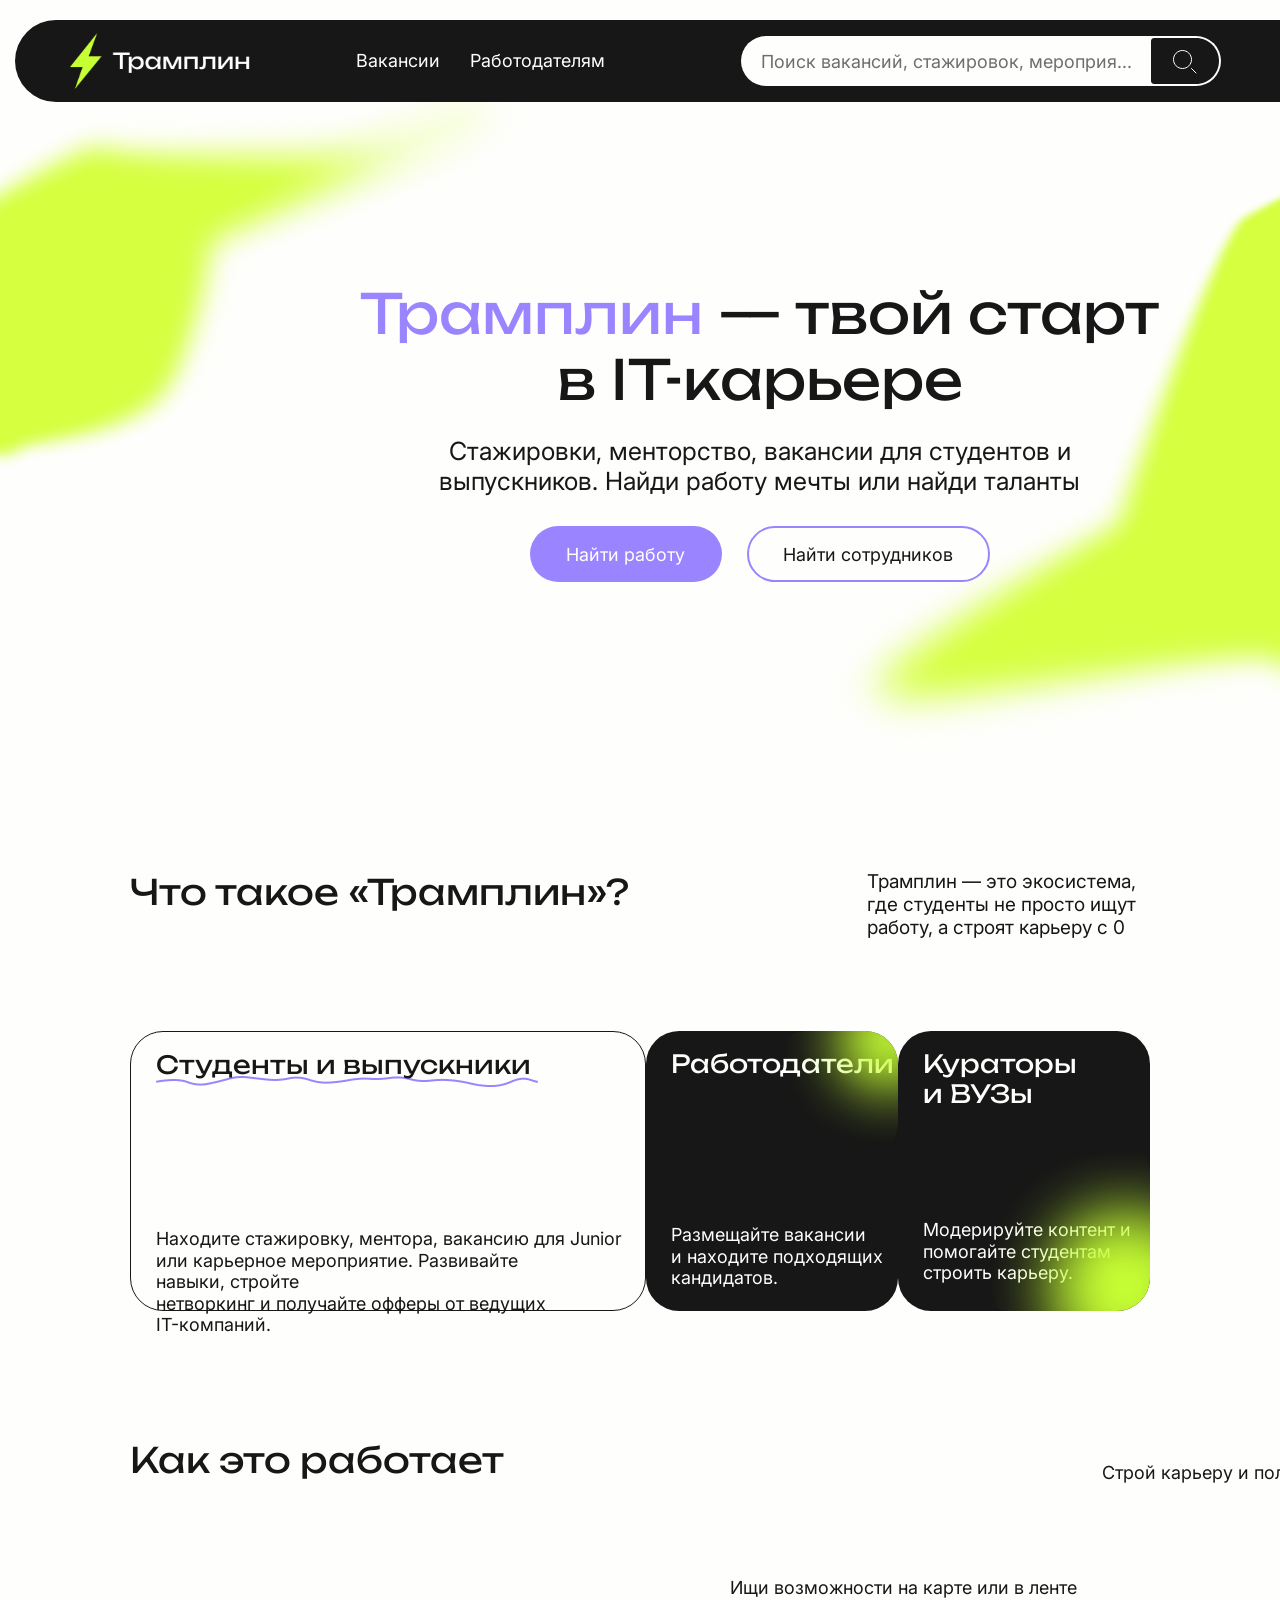
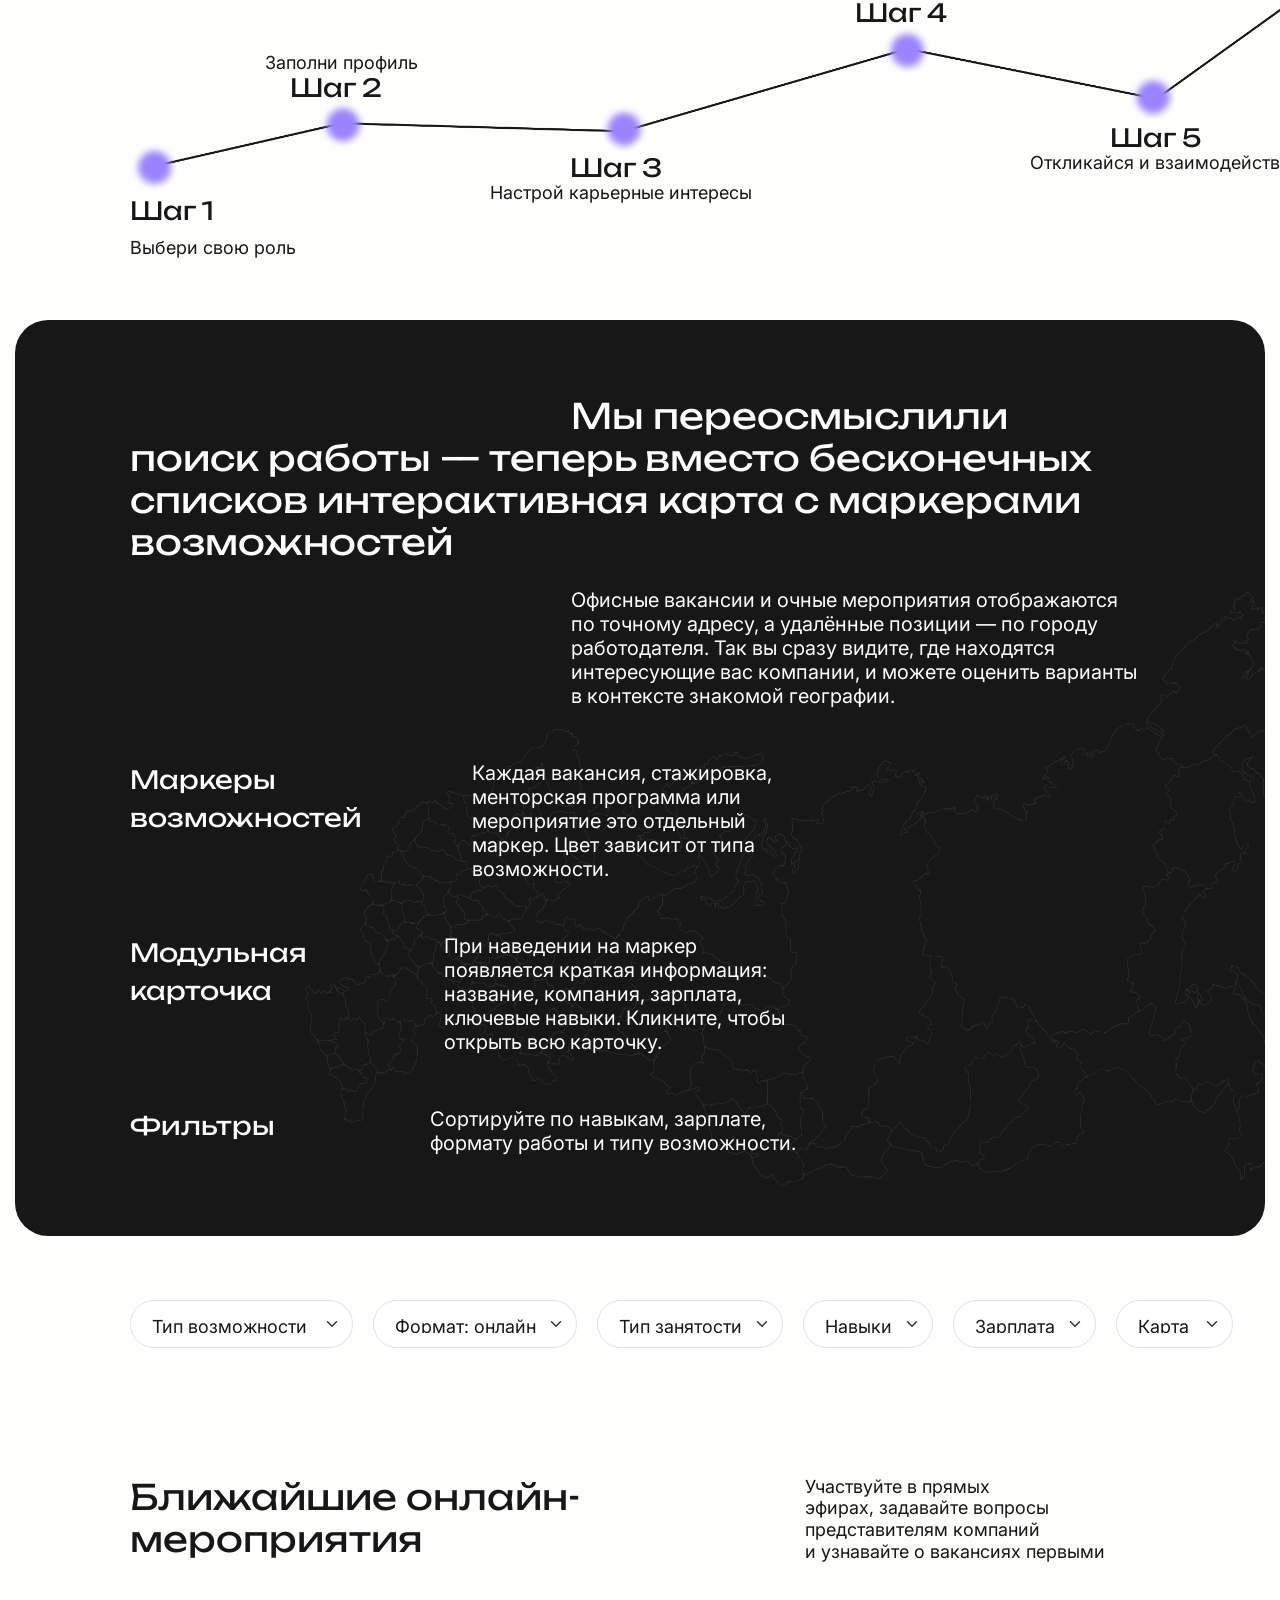
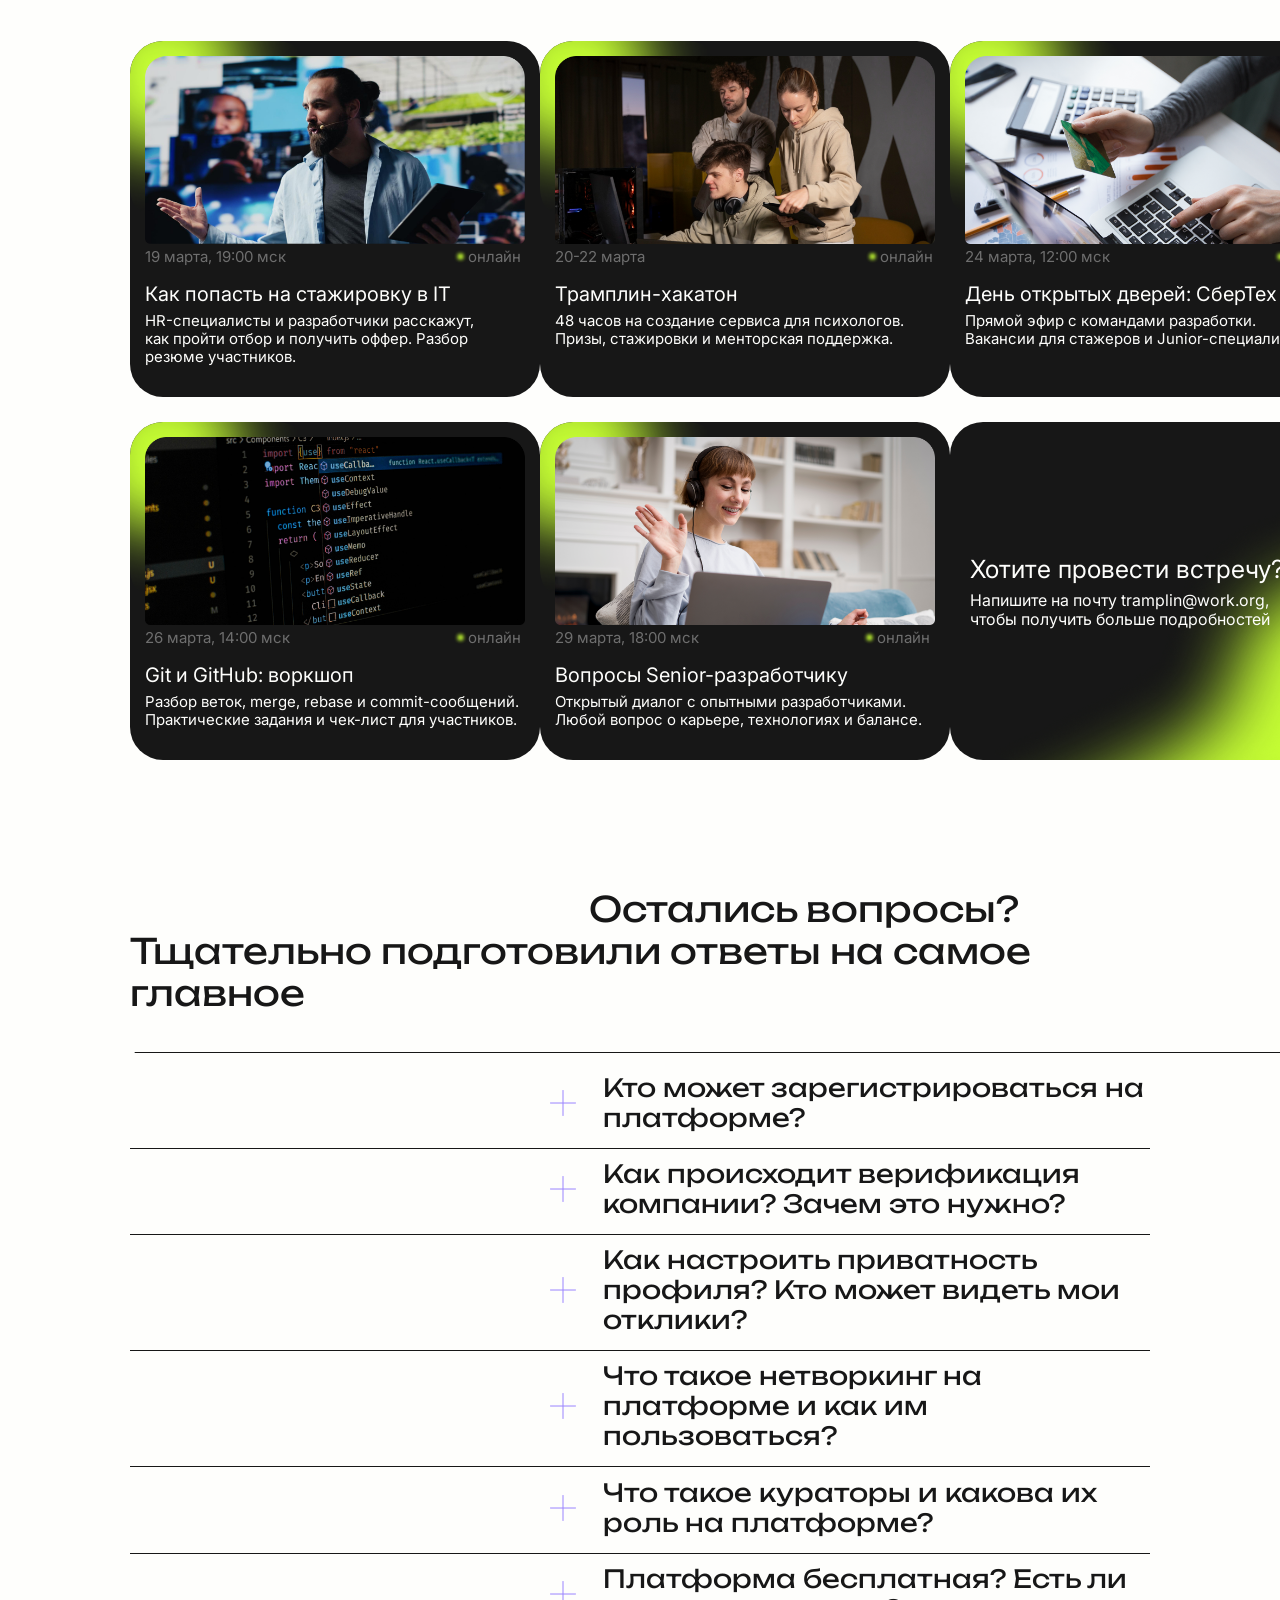
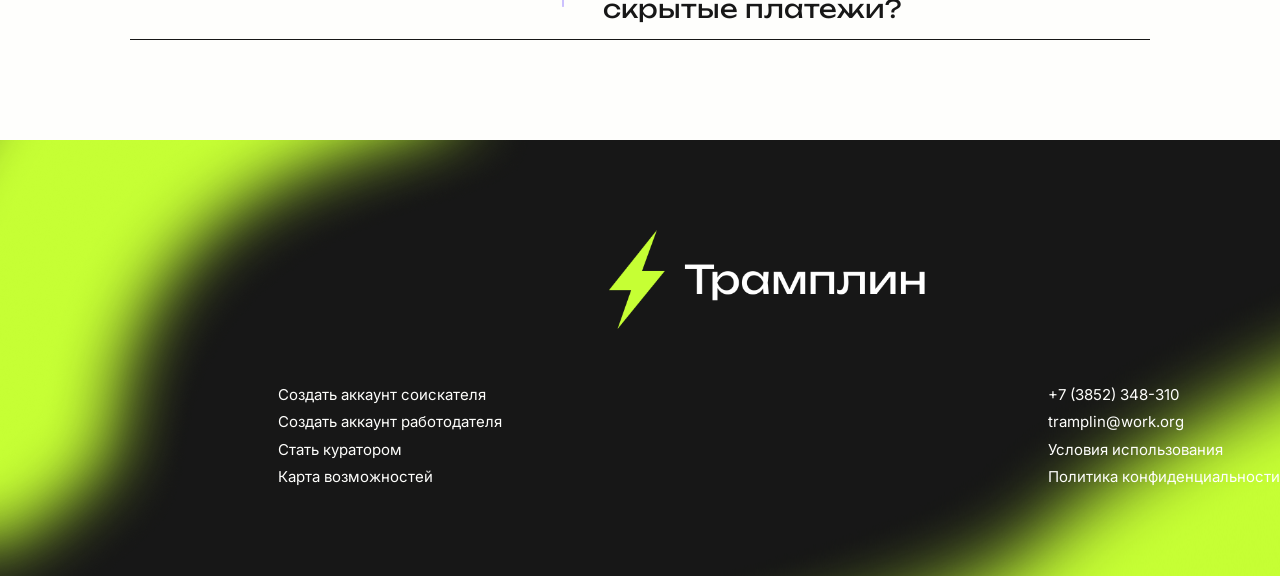
<file: public/index.html>
<!DOCTYPE html>
<html lang="en">
<head>
    <meta charset="UTF-8">
    <meta name="viewport" content="width=device-width, initial-scale=1.0">
    <link rel="preconnect" href="https://fonts.googleapis.com">
    <link rel="preconnect" href="https://fonts.gstatic.com" crossorigin>
    <link href="https://fonts.googleapis.com/css2?family=Inter:ital,opsz,wght@0,14..32,100..900;1,14..32,100..900&family=Unbounded:wght@200..900&display=swap" rel="stylesheet">
    <link href="https://cdn.jsdelivr.net/npm/bootstrap@5.3.8/dist/css/bootstrap.min.css" rel="stylesheet" integrity="sha384-sRIl4kxILFvY47J16cr9ZwB07vP4J8+LH7qKQnuqkuIAvNWLzeN8tE5YBujZqJLB" crossorigin="anonymous">
    <script src="https://cdn.jsdelivr.net/npm/bootstrap@5.3.8/dist/js/bootstrap.bundle.min.js" integrity="sha384-FKyoEForCGlyvwx9Hj09JcYn3nv7wiPVlz7YYwJrWVcXK/BmnVDxM+D2scQbITxI" crossorigin="anonymous"></script>
    <link href="main.css" type="text/css" rel="stylesheet"/>
    <link rel="icon" href="фавикон.ico" type="image/x-icon">
    <title>Трамплин</title>
</head>
<body>
    <header>
        <div class="header">
            <a href="index.html" style="cursor: pointer;"><img src="контент/logofordark.png" class="logo" alt="логотип"></a>
            <p class="headtext" style="margin-top: 15px;">Вакансии</p>
            <p class="headtext" style="margin-top: 15px;">Работодателям</p>
            <form class="search-form" id="searchForm">
                <input type="text" 
                    class="search-input" 
                    placeholder="Поиск вакансий, стажировок, мероприя..."
                    id="searchInput">
                <button type="submit" class="search-button">
                    <img src="searchicon2.svg" alt="поиск" style="width: 68px; height: 48px;">
                </button>
            </form>
            <img src="контент/favouriteicon.svg" alt="избранное" style="margin-right: 20px;">
            <a href="login.html" style="cursor: pointer;"><img src="контент/accounticon.svg" alt="профиль"></a>
        </div>
    </header>
    <main>
        <div class="frame1">
            <img src="контент/elementone.png" id="left">
            <div class="block">
                <p class="zag"><span style="color: #9A84FF;">Трамплин</span> — твой старт в IT-карьере</p>
                <p class="podz">Стажировки, менторство, вакансии для студентов и выпускников. Найди работу мечты или найди таланты</p>
                <div class="btns">
                    <a href="login.html?role=applicant" class="btn-custom1" target="_blank">Найти работу</a>
                    <a href="login.html?role=employer" class="btn-custom2" target="_blank">Найти сотрудников</a>
                </div>
            </div>
            <img src="контент/elementtwo.png" id="right">
        </div>
        <div class="frame2">
            <div class="blocks" style="height: 160px;">
                <p class="zag2">Что такое «Трамплин»?</p>
                <p class="text" style="width: 283px; font-size: 19px;">Трамплин — это экосистема, где студенты не просто ищут работу, а строят карьеру с 0</p>
            </div>
            <div class="blocks" style="height: 280px;">
                <div class="block1">
                    <div style="position: relative; display: inline-block;">
                        <p class="zag2" style="font-size: 25px; margin-bottom: 3px;">Студенты и выпускники</p>
                        <img src="контент/wavyunderline.png" alt="подчеркивание" style="position: absolute; bottom: -5px; left: 0; z-index: -1;">
                    </div>
                    <p class="text" style="margin-top: 145px;">Находите стажировку, ментора, вакансию для Junior <br> или карьерное мероприятие. Развивайте навыки, стройте <br> нетворкинг и получайте офферы от ведущих IT-компаний.</p>
                </div>
                <div class="block2" style="position: relative; display: inline-block;">
                    <img src="контент/ellipse1.png" alt="свечение" style="height: 125px; width: 125px; position: absolute; top: 0px; right: 0px; z-index: 1; border-radius: 33px;"/>
                    <p class="zag2" style="font-size: 25px; position: relative; display: inline-block;">Работодатели</p>
                    <p class="text" style="margin-top: 115px;">Размещайте вакансии <br> и находите подходящих кандидатов.</p>
                </div>
                <div class="block2" style="position: relative; display: inline-block;">
                    <img src="контент/ellipse2.png" alt="свечение" style="height: 173px; width: 173; position: absolute; bottom: 0px; right: 0px; z-index: 1; border-radius: 33px;"/>
                    <p class="zag2" style="font-size: 25px; width: 165px;">Кураторы и ВУЗы</p>
                    <p class="text" style="margin-top: 110px;">Модерируйте контент и помогайте студентам строить карьеру.</p>
                </div>
            </div>
        </div>
        <div class="frame3" style="position: relative; display: inline-block;">
            <p class="zag2">Как это работает</p>
            <img src="контент/graph.png" alt="график" style="width: 1280px; z-index: -2;">
            <p class="steps">Шаг 1</p>
            <p class="steppers" style="top:395px; left:130px">Выбери свою роль</p>
            <p class="steps" style="top:230px; left:290px">Шаг 2</p>
            <p class="steppers" style="top:210px; left:265px">Заполни профиль</p>
            <p class="steps" style="top:310px; left:570px">Шаг 3</p>
            <p class="steppers" style="top:340px; left:490px">Настрой карьерные интересы</p>
            <p class="steps" style="top:155px; left:855px">Шаг 4</p>
            <p class="steppers" style="top:135px; left:730px">Ищи возможности на карте или в ленте</p>
            <p class="steps" style="top:280px; left:1110px">Шаг 5</p>
            <p class="steppers" style="top:310px; left:1030px">Откликайся и взаимодействуй</p>
            <p class="steps" style="top:40px; right:140px">Шаг 6</p>
            <p class="steppers" style="top:20px; right:140px">Строй карьеру и получай офферы</p>
        </div>
        <div class="frame4" style="position: relative; z-index: -2; margin-bottom: 5%;">
            <p class="zag2" style="color:#FEFEFC; text-indent: 45%; margin-bottom: 25px;">Мы переосмыслили поиск работы — теперь вместо бесконечных списков интерактивная карта с маркерами возможностей</p>
            <p class="text2" style="width: 580px; margin-left: 45%;">Офисные вакансии и очные мероприятия отображаются <br> по точному адресу, а удалённые позиции — по городу <br> работодателя. Так вы сразу видите, где находятся интересующие вас компании, и можете оценить варианты <br> в контексте знакомой географии.</p>
            <div class="block4">
                <p class="opis">Маркеры возможностей</p>
                <p class="text2">Каждая вакансия, стажировка, менторская программа или мероприятие это отдельный маркер. Цвет зависит от типа возможности.</p>
            </div>
            <div class="block4">
                <p class="opis">Модульная карточка</p>
                <p class="text2">При наведении на маркер появляется краткая информация: название, компания, зарплата, ключевые навыки. Кликните, чтобы открыть всю карточку.</p>
            </div>
            <div class="block4">
                <p class="opis">Фильтры</p>
                <p class="text2" style="margin-bottom: 0px;">Сортируйте по навыкам, зарплате, формату работы и типу возможности.</p>
            </div>
            <img src="контент/russianmap.png" alt="Карта России" style="width: 960px; position: absolute; bottom: 50px; right: 0px; z-index: -1;"/>
        </div>
        <div class="frame5" id="map">
            <div class="vib">
                <select class="form-select" aria-label="Default select example" style="width: 223px;">
                    <option selected>Тип возможности</option>
                    <option value="1">Вакансия</option>
                    <option value="2">Стажировка</option>
                    <option value="3">Карьерное мероприятие</option>
                    <option value="3">Менторская программа</option>
                </select>
                <select class="form-select" aria-label="Default select example" style="width: 208px;">
                    <option selected>Формат: онлайн</option>
                    <option value="1">Онлайн</option>
                    <option value="2">Офлайн</option>
                </select>
                <select class="form-select" aria-label="Default select example" style="width: 192px";>
                    <option selected>Тип занятости</option>
                    <option value="1">One</option>
                    <option value="2">Two</option>
                    <option value="3">Three</option>
                </select>
                <select class="form-select" aria-label="Default select example" style="width: 133px";>
                    <option selected>Навыки</option>
                    <option value="1">One</option>
                    <option value="2">Two</option>
                    <option value="3">Three</option>
                </select>
                <select class="form-select" aria-label="Default select example" style="width: 148px";>
                    <option selected>Зарплата</option>
                    <option value="1">От</option>
                    <option value="2">До</option>
                </select>
                <select class="form-select" aria-label="Default select example" style="width: 117px;">
                    <option selected>Карта</option>
                    <option value="1">Карта</option>
                    <option value="2">Список</option>
                </select>
            </div>
            <script type="text/javascript" charset="utf-8" async src="https://api-maps.yandex.ru/services/constructor/1.0/js/?um=constructor%3Afffa32b6223f4ae79a735744ee9efc7930a0b1794432fd99c76b2cb473766bce&amp;width=1280&amp;height=500&amp;lang=en_FR&amp;scroll=true"></script>
        </div>
        <div class="frame6">
            <div class="blocks" style="margin-bottom: 5%;">
                <p class="zag2" style="width: 743px;">Ближайшие онлайн-мероприятия</p>
                <p class="text" style="width: 380px;">Участвуйте в прямых эфирах, задавайте вопросы представителям компаний <br> и узнавайте о вакансиях первыми</p>
            </div>
            <div class="blocks" style="margin-bottom: 25px;">
                <div class="block3" style="position: relative; display: inline-block;">
                    <img src="контент/piccard1.png" alt="Как попасть на стажировку в IT" style="width: 380px;"/>
                    <div class="block-status">
                        <p class="status" style="margin-right: 44%;">19 марта, 19:00 мск</p>
                        <img src="контент/minikrug.png" alt="онлайн" style="width: 15px; height: 15px;">
                        <p class="status">онлайн</p>
                    </div>
                    <img src="контент/ellipseforcards.png" alt="свечение" style="height: 181px; width: 181px; position: absolute; top: 0px; left: 0px; z-index: -1; border-radius: 33px;"/>
                    <p class="zag3" style="margin-bottom: 3px; margin-top: 15px;">Как попасть на стажировку в IT</p>
                    <p class="text" style="width: 400px; font-size: 15px;">HR-специалисты и разработчики расскажут, как пройти отбор и получить оффер. Разбор резюме участников.</p>
                </div>
                <div class="block3" style="position: relative; display: inline-block;">
                    <img src="контент/piccard2.png" alt="Трамплин-хакатон" style="width: 380px;"/>
                    <div class="block-status">
                        <p class="status" style="margin-right: 58%;">20-22 марта</p>
                        <img src="контент/minikrug.png" alt="онлайн" style="width: 15px; height: 15px;">
                        <p class="status">онлайн</p>
                    </div>
                    <img src="контент/ellipseforcards.png" alt="свечение" style="height: 181px; width: 181px; position: absolute; top: 0px; left: 0px; z-index: -1; border-radius: 33px;"/>
                    <p class="zag3" style="margin-bottom: 3px; margin-top: 15px;">Трамплин-хакатон</p>
                    <p class="text" style="width: 400px; font-size: 15px;">48 часов на создание сервиса для психологов. Призы, стажировки и менторская поддержка.</p>
                </div>
                <div class="block3" style="position: relative; display: inline-block;">
                    <img src="контент/piccard3.png" alt="День открытых дверей: СберТех" style="width: 380px;"/>
                    <div class="block-status">
                        <p class="status" style="margin-right: 43%;">24 марта, 12:00 мск</p>
                        <img src="контент/minikrug.png" alt="онлайн" style="width: 15px; height: 15px;">
                        <p class="status">онлайн</p>
                    </div>
                    <img src="контент/ellipseforcards.png" alt="свечение" style="height: 181px; width: 181px; position: absolute; top: 0px; left: 0px; z-index: -1; border-radius: 33px;"/>
                    <p class="zag3" style="margin-bottom: 3px; margin-top: 15px;">День открытых дверей: СберТех</p>
                    <p class="text" style="width: 400px; font-size: 15px;">Прямой эфир с командами разработки. <br> Вакансии для стажеров и Junior-специалистов.</p>
                </div>
            </div>
            <div class="blocks" style="margin-top: 0px; margin-bottom: 0%;">
                <div class="block3" style="position: relative; display: inline-block;">
                    <img src="контент/piccard4.png" alt="Git и GitHub: воркшоп" style="width: 380px;"/>
                    <div class="block-status">
                        <p class="status" style="margin-right: 43%;">26 марта, 14:00 мск</p>
                        <img src="контент/minikrug.png" alt="онлайн" style="width: 15px; height: 15px;">
                        <p class="status">онлайн</p>
                    </div>
                    <img src="контент/ellipseforcards.png" alt="свечение" style="height: 181px; width: 181px; position: absolute; top: 0px; left: 0px; z-index: -1; border-radius: 33px;"/>
                    <p class="zag3" style="margin-bottom: 3px; margin-top: 15px;">Git и GitHub: воркшоп</p>
                    <p class="text" style="width: 400px; font-size: 15px;">Разбор веток, merge, rebase и commit-сообщений. Практические задания и чек-лист для участников.</p>
                </div>
                <div class="block3" style="position: relative; display: inline-block;">
                    <img src="контент/piccard5.png" alt="Вопросы Senior-разработчику" style="width: 380px;"/>
                    <div class="block-status">
                        <p class="status" style="margin-right: 43%;">29 марта, 18:00 мск</p>
                        <img src="контент/minikrug.png" alt="онлайн" style="width: 15px; height: 15px;">
                        <p class="status">онлайн</p>
                    </div>
                    <img src="контент/ellipseforcards.png" alt="свечение" style="height: 181px; width: 181px; position: absolute; top: 0px; left: 0px; z-index: -1; border-radius: 33px;"/>
                    <p class="zag3" style="margin-bottom: 3px; margin-top: 15px;">Вопросы Senior-разработчику</p>
                    <p class="text" style="width: 400px; font-size: 15px;">Открытый диалог с опытными разработчиками. Любой вопрос о карьере, технологиях и балансе.</p>
                </div>
                <div class="block3" style="position: relative; display: inline-block; align-content: center; width: 410px; padding: 20px;">
                    <img src="контент/form.png" alt="свечение" style="position: absolute; bottom: 0px; right: 0px; z-index: -1; border-radius: 33px;"/>
                    <p class="zag3" style="font-size: 25px; margin-bottom: 3px; margin-top: 15px;">Хотите провести встречу?</p>
                    <p class="text" style="width: 400px; font-size: 16px;">Напишите на почту tramplin@work.org, <br> чтобы получить больше подробностей</p>
                </div>
            </div>
        </div>
        <div class="frame7">
            <p class="zag2" style="text-indent: 45%; margin-bottom: 25px;">Остались вопросы? Тщательно подготовили ответы на самое главное</p>
            <img src="контент/Line 1.svg" alt="линия разделения" width="1300px">
            <div class="faq-container">
                <div class="item">
                    <div class="quest">
                        <img src="контент/moreicon.svg" alt="плюсик" class="plus" style="align-self: center; justify-self: center; width: 50px;"/>
                        <p class="zag2" style="font-size: 25px;">Кто может зарегистрироваться на платформе?</p>
                    </div>
                    <div class="answ">
                        <p>Платформа открыта для трех категорий пользователей: соискатели, работодатели и кураторы. Соискатели — студенты и выпускники, которые только начинают свой старт в карьере. Работодатели — компании и индивидуальные предприниматели, предлагающие возможности для профессионального развития. Кураторы — представители вузов или нанятые модераторы, которые администрируют платформу, верифицируют работодателей и модерируют контент.</p>
                    </div>
                </div>
                <div class="item">
                    <div class="quest">
                        <img src="контент/moreicon.svg" alt="плюсик" class="plus" style="align-self: center; justify-self: center; width: 50px;"/>
                        <p class="zag2" style="font-size: 25px;">Как происходит верификация компании? Зачем это нужно?</p>
                    </div>
                    <div class="answ">
                        <p>Верификация — это подтверждение, что компания реальна и добросовестна. Мы предлагаем несколько способов:</p>
                        <ol>
                            <li>ИНН и сайт — вы указываете ИНН и ссылку на официальный сайт (если имеется), мы проверяем данные через открытые реестры;</li>
                            <li>Документы — загрузите выписку ЕГРЮЛ или другой подтверждающий документ.</li>
                        </ol>
                        <p>Верификация защищает соискателей от фейковых вакансий и мошенников, а также повышает доверие и видимость вакансий.</p>
                    </div>
                </div>
                <div class="item">
                    <div class="quest">
                        <img src="контент/moreicon.svg" alt="плюсик" class="plus" style="align-self: center; justify-self: center; width: 50px;"/>
                        <p class="zag2" style="font-size: 25px;">Как настроить приватность профиля? Кто может видеть мои отклики?</p>
                    </div>
                    <div class="answ">
                        <p>В личном кабинете соискателя есть настройки приватности. Вы можете выбрать один из трёх вариантов:</p>
                        <ol>
                            <li>Только я — ваш профиль, резюме и отклики видите только вы и работодатели, которым вы откликнулись;</li>
                            <li>Только мои контакты — информацию видят добавленные вами профессиональные контакты (друзья на платформе);</li>
                            <li>Все авторизованные пользователи — ваш профиль открыт для нетворкинга, другие соискатели могут видеть ваши интересы и рекомендовать вас на вакансии.</li>
                        </ol>
                        <p>Отклики на конкретные вакансии всегда видны только вам и работодателю, разместившему вакансию.</p>
                    </div>
                </div>
                <div class="item">
                    <div class="quest">
                        <img src="контент/moreicon.svg" alt="плюсик" class="plus" style="align-self: center; justify-self: center; width: 50px;"/>
                        <p class="zag2" style="font-size: 25px;">Что такое нетворкинг на платформе и как им пользоваться?</p>
                    </div>
                    <div class="answ">
                        <p>Нетворкинг — это возможность находить профессиональные контакты среди других соискателей. Вы можете: добавлять других пользователей в список контактов; видеть карьерные интересы своих контактов; рекомендовать друзей на вакансии или мероприятия, которые им подходят; получать рекомендации от других пользователей.</p>
                        <p>Это помогает искать работу не в одиночку, а в сообществе: вместе готовиться к собеседованиям, обмениваться полезными контактами и поддерживать друг друга на старте карьеры.</p>
                    </div>
                </div>
                <div class="item">
                    <div class="quest">
                        <img src="контент/moreicon.svg" alt="плюсик" class="plus" style="align-self: center; justify-self: center; width: 50px;"/>
                        <p class="zag2" style="font-size: 25px;">Что такое кураторы и какова их роль на платформе?</p>
                    </div>
                    <div class="answ">
                        <p>Кураторы — это представители вузов или нанятые модераторы, которые обеспечивают качество контента на платформе. В их задачи входит: верификация компаний; модерация карточек возможностей; управление пользователями.</p>
                        <p>По умолчанию в системе есть один администратор, который может создавать учетные записи других кураторов. Вузы могут назначать своих представителей для работы с платформой.</p>
                    </div>
                </div>
                <div class="item">
                    <div class="quest">
                        <img src="контент/moreicon.svg" alt="плюсик" class="plus" style="align-self: center; justify-self: center; width: 50px;"/>
                        <p class="zag2" style="font-size: 25px;">Платформа бесплатная? Есть ли скрытые платежи?</p>
                    </div>
                    <div class="answ">
                        <p>Да, «Трамплин» полностью бесплатен для всех пользователей. Соискатели могут бесплатно искать стажировки, откликаться на вакансии, участвовать в мероприятиях и пользоваться нетворкингом. Работодатели бесплатно размещают вакансии, стажировки и мероприятия после прохождения верификации. Вузы и кураторы также получают доступ к инструментам модерации без каких-либо платежей.</p>
                        <p>Никаких скрытых комиссий и платных подписок — платформа создана для поддержки карьерного развития студентов и выпускников.</p>
                    </div>
                </div>
            </div>

        </div>
        <script>
        const items = document.querySelectorAll('.item');
        items.forEach(item => {
            const question = item.querySelector('.quest');
            question.addEventListener('click', () => {
                items.forEach(otherItem => {
                    if (otherItem !== item && otherItem.classList.contains('active')) {
                        otherItem.classList.remove('active');
                    }
                });
                item.classList.toggle('active');
            });
        });
        </script>
    </main>
    <footer>
        <img src="контент/footel1.png" alt="свечение" style="position: absolute; top: 0px; left: 0px; z-index: 1; display: block; height:436px; width: 544px;"/>
        <img src="контент/footel2.png" alt="свечение" style="position: absolute; bottom: 0px; right: 0px; z-index: 1; display: block; height:436px; width: 799px;"/>
        <img src="контент/logofordark.png" alt="логотип" style="position: absolute; top: 90px; left: 609px; z-index: 2; display: block; width: 319px; height: 99px;"/>
        <div style="display: flex; justify-content: space-between; width: 1033px; margin-top: 244px; margin-left: 278px; z-index: 2;">
            <div style="color:#FEFEFC; font-size: 15px;">
                <p style="margin: 0px 0px 5px 0px;">
                    <a href="login.html?role=applicant" class="footer-link" style="cursor: pointer;">Создать аккаунт соискателя</a>
                </p>
                <p style="margin: 0px 0px 5px 0px;">
                    <a href="login.html?role=employer" class="footer-link" style="cursor: pointer;">Создать аккаунт работодателя</a>
                </p>
                <p style="margin: 0px 0px 5px 0px;">
                    <a href="login.html?role=curator" class="footer-link" style="cursor: pointer;">Стать куратором</a>
                </p>
                <p style="margin: 0px 0px 5px 0px;">
                    <a href="#map" class="footer-link" style="cursor: pointer;">Карта возможностей</a>
                </p>
            </div>
            <div style="color:#FEFEFC; font-size: 15px;">
                <p style="margin: 0px 0px 5px 0px;">+7 (3852) 348-310</p>
                <p style="margin: 0px 0px 5px 0px;">tramplin@work.org</p>
                <p style="margin: 0px 0px 5px 0px;">Условия использования</p>
                <p style="margin: 0px 0px 5px 0px;">Политика конфиденциальности</p>
            </div>
        </div>
    </footer>
</body>
</html>
</file>
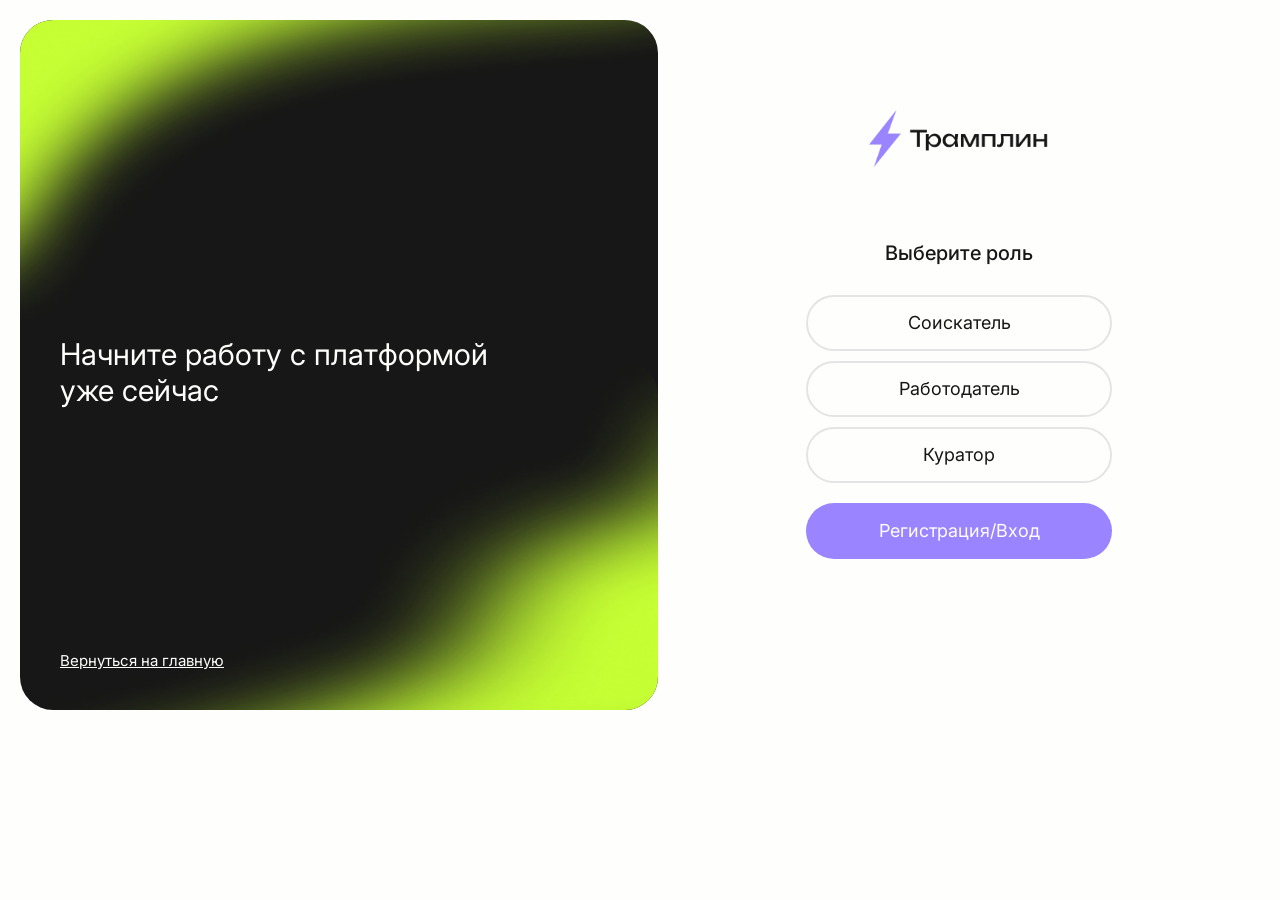
<file: public/applicant-dashboard.html>
<!DOCTYPE html>
<html lang="en">
<head>
    <meta charset="UTF-8">
    <meta name="viewport" content="width=device-width, initial-scale=1.0">
    <link rel="preconnect" href="https://fonts.googleapis.com">
    <link rel="preconnect" href="https://fonts.gstatic.com" crossorigin>
    <link href="https://fonts.googleapis.com/css2?family=Inter:ital,opsz,wght@0,14..32,100..900;1,14..32,100..900&family=Unbounded:wght@200..900&display=swap" rel="stylesheet">
    <link href="https://cdn.jsdelivr.net/npm/bootstrap@5.3.8/dist/css/bootstrap.min.css" rel="stylesheet" integrity="sha384-sRIl4kxILFvY47J16cr9ZwB07vP4J8+LH7qKQnuqkuIAvNWLzeN8tE5YBujZqJLB" crossorigin="anonymous">
    <script src="https://cdn.jsdelivr.net/npm/bootstrap@5.3.8/dist/js/bootstrap.bundle.min.js" integrity="sha384-FKyoEForCGlyvwx9Hj09JcYn3nv7wiPVlz7YYwJrWVcXK/BmnVDxM+D2scQbITxI" crossorigin="anonymous"></script>
    <link href="applicant-dashboard.css" type="text/css" rel="stylesheet"/>
    <link rel="icon" href="фавикон.ico" type="image/x-icon">
    <title>Личный кабинет</title>
</head>
<body>
    <header>
        <div class="header">
            <a href="index.html" style="cursor: pointer;"><img src="контент/logofordark.png" class="logo" alt="логотип"></a>
            <p class="headtext" style="margin-top: 15px;">Вакансии</p>
            <p class="headtext" style="margin-top: 15px;">Работодателям</p>
            <form class="search-form" id="searchForm">
                <input type="text" 
                    class="search-input" 
                    placeholder="Поиск вакансий, стажировок, мероприя..."
                    id="searchInput">
                <button type="submit" class="search-button">
                    <img src="searchicon2.svg" alt="поиск" style="width: 68px; height: 48px;">
                </button>
            </form>
            <img src="контент/favouriteicon.svg" alt="избранное" style="margin-right: 20px;">
            <a href="login.html" style="cursor: pointer;"><img src="контент/accounticon.svg" alt="профиль"></a>
        </div>
    </header>
    <main>
        <div class="cab">
            <div class="menu">
                <button class="btn-custom selected" id="infoBtn" data-target="infoContent">Личная информация</button>
                <button class="btn-custom" id="responseBtn" data-target="responseContent">Отклики</button>
                <button class="btn-custom" id="favBtn" data-target="favContent">Избранное</button>
                <button class="btn-custom" id="friendsBtn" data-target="friendsContent">Друзья</button>
                <button class="btn-custom" id="privacyBtn" data-target="privacyContent">Приватность</button>
            </div>
            <div class="tab-content" id="infoContent" style="display: contents;">
                <div class="horisont">
                    <div class="vertical" style="width: 250px; margin: 0 55px 0 15px;">
                        <p style="font-family: Unbounded; font-size: 20px; font-weight: 400; width: 172px; text-align: center; color:#9A84FF; margin: 0;">Соискатель</p>
                        <div class="file-upload-container">
                            <label class="file-upload-label" for="egrulFile">
                                <img src="контент/cameraicon.svg" alt="камера"/>
                                <span style="text-align: center; width: 138px; margin-top: 5px;">Загрузите изображение в разрешении 1080×1080</span>
                                <input type="file" id="egrulFile" accept=".pdf,.jpg,.png,.doc,.docx" style="display: none;">
                            </label>
                            <div class="uploaded-file-info" id="uploadedFileInfo" style="display: none;">
                                <span id="fileName"></span>
                                <button class="remove-file-btn" id="removeFileBtn">×</button>
                            </div>
                            <p style="font-size: 13px; color:#6E6E6E; margin: 0px; text-align: center; width: 172px;">почта</p>
                            <p style="font-size: 15px; color:#171717; margin-top: 6px; text-align: center; width: 172px; font-weight: 500;">Имя Фамилия</p>
                        </div>
                    </div>
                    <div class="vertical">
                        <label for="applicantLastName">Фамилия</label>
                        <input type="text" class="form-input" placeholder="Фамилия из БД" id="applicantLastName">
                        <label for="applicantFirstName">Имя</label>
                        <input type="text" class="form-input" placeholder="Имя из БД" id="applicantFirstName">
                        <label for="applicantPatronymic">Отчество (при наличии)</label>
                        <input type="text" class="form-input" placeholder="Отчество из БД" id="applicantPatronymic">
                        <label for="applicantUniversity">Учебное заведение</label>
                        <input type="text" class="form-input" placeholder="Уник из БД" id="applicantUniversity">
                        <label style="margin-bottom: 15px;">Навыки</label>
                    </div>
                    <div class="vertical">
                        <label for="regEmail">Email</label>
                        <input type="text" class="form-input" placeholder="Почта из БД" id="regEmail">
                        <label for="applicantBirthDay">Дата рождения</label>
                        <input type="text" class="form-input" placeholder="Заполните дату рождения" id="applicantBirthDay">
                        <label for="applicantCity">Город</label>
                        <input type="text" class="form-input" placeholder="Введите город проживания" id="applicantCity">
                        <label for="applicantGraduationYear">Год окончания</label>
                        <div class="horisont">
                            <input type="text" class="form-input" placeholder="Год из БД" id="applicantGraduationYear" style="width: 180px;">
                            <div class="checkbox-container">
                                <label class="checkbox-label">
                                    <input type="checkbox" id="applicantStudyingNow">
                                    <span class="checkbox-custom"></span>
                                    <span class="checkbox-text">Учусь сейчас</span>
                                </label>
                            </div>
                        </div>
                    </div>
                </div>
                <div class="horisont" style="margin-left: 280px; line-height: 1.2;">
                    <p class="zag">Языки программирования</p>
                    <div class="checkbox-container">
                        <label class="checkbox-label">
                            <input type="checkbox" data-skill="C#">
                            <span class="checkbox-custom"></span>
                            <span class="checkbox-text">C#</span>
                        </label>
                    </div>
                    <div class="checkbox-container">
                        <label class="checkbox-label">
                            <input type="checkbox" data-skill="JavaScript">
                            <span class="checkbox-custom"></span>
                            <span class="checkbox-text">JavaScript</span>
                        </label>
                    </div>
                    <div class="checkbox-container">
                        <label class="checkbox-label">
                            <input type="checkbox" data-skill="PHP">
                            <span class="checkbox-custom"></span>
                            <span class="checkbox-text">PHP</span>
                        </label>
                    </div>
                    <div class="checkbox-container">
                        <label class="checkbox-label">
                            <input type="checkbox" data-skill="Python">
                            <span class="checkbox-custom"></span>
                            <span class="checkbox-text">Python</span>
                        </label>
                    </div>
                </div>
                <div class="horisont" style="margin-left: 280px;">
                    <p class="zag">Разработка баз данных</p>
                    <div class="checkbox-container">
                        <label class="checkbox-label">
                            <input type="checkbox" data-skill="MySQL">
                            <span class="checkbox-custom"></span>
                            <span class="checkbox-text">MySQL</span>
                        </label>
                    </div>
                    
                    <div class="checkbox-container">
                        <label class="checkbox-label">
                            <input type="checkbox" data-skill="PostgreSQL">
                            <span class="checkbox-custom"></span>
                            <span class="checkbox-text">PostgreSQL</span>
                        </label>
                    </div>
                    <div class="checkbox-container">
                        <label class="checkbox-label">
                            <input type="checkbox" data-skill="SQL">
                            <span class="checkbox-custom"></span>
                            <span class="checkbox-text">SQL</span>
                        </label>
                    </div>
                </div>
                <div class="horisont" style="margin-left: 280px;">
                    <p class="zag">Data Science и аналитика</p>
                    <div class="checkbox-container">
                        <label class="checkbox-label">
                            <input type="checkbox" data-skill="Excel">
                            <span class="checkbox-custom"></span>
                            <span class="checkbox-text">Excel</span>
                        </label>
                    </div>
                    
                    <div class="checkbox-container">
                        <label class="checkbox-label">
                            <input type="checkbox" data-skill="NumPy">
                            <span class="checkbox-custom"></span>
                            <span class="checkbox-text">NumPy</span>
                        </label>
                    </div>
                    <div class="checkbox-container">
                        <label class="checkbox-label">
                            <input type="checkbox" data-skill="Pandas">
                            <span class="checkbox-custom"></span>
                            <span class="checkbox-text">Pandas</span>
                        </label>
                    </div>
                </div>
                <div class="horisont">
                    <p class="zag" style="margin-left: 280px;">Мобильная разработка</p>
                    <div class="checkbox-container">
                        <label class="checkbox-label">
                            <input type="checkbox" data-skill="Android (Kotlin)">
                            <span class="checkbox-custom"></span>
                            <span class="checkbox-text">Android (Kotlin)</span>
                        </label>
                    </div>
                    
                    <div class="checkbox-container">
                        <label class="checkbox-label">
                            <input type="checkbox" data-skill="Flutter">
                            <span class="checkbox-custom"></span>
                            <span class="checkbox-text">Flutter</span>
                        </label>
                    </div>
                    <div class="checkbox-container">
                        <label class="checkbox-label">
                            <input type="checkbox" data-skill="iOS (Swift)">
                            <span class="checkbox-custom"></span>
                            <span class="checkbox-text">iOS (Swift)</span>
                        </label>
                    </div>
                    <div class="checkbox-container">
                        <label class="checkbox-label">
                            <input type="checkbox" data-skill="React Native">
                            <span class="checkbox-custom"></span>
                            <span class="checkbox-text">React Native</span>
                        </label>
                    </div>
                </div>
                <div class="horisont" style="margin-left: 280px;">
                    <div class="vertical">
                        <label for="applicantPort">Портфолио</label>
                        <input type="url" class="form-input" placeholder="Вставьте ссылку на портфолио" id="applicantPort" style="margin-bottom: 0px;">
                    </div>
                    <div class="vertical">
                        <label for="resume">Резюме</label>
                        <div class="file-upload-container">
                            <label class="file-upload-label2" for="resume">
                                <img src="контент/foldericon.svg" alt="папка" style="margin-right: 5px;"/>
                                <span>Загрузите файл резюме</span>
                                <input type="file" id="resume" accept=".pdf,.jpg,.png,.doc,.docx" style="display: none;">
                            </label>
                            <div class="uploaded-file-info" id="resumeFileInfo" style="display: none;">
                                <span id="resumeFileName"></span>
                                <button class="remove-file-btn" id="removeResumeBtn">×</button>
                            </div>
                        </div>
                    </div>
                </div>
                    <div class="menu" style="margin-left: 60%;">
                    <button class="btn-custom-del" id="deleteBtn">Удалить профиль</button>
                    <button class="btn-custom-save" id="saveBtn">Сохранить изменения</button>
                </div>
            </div>
            <div class="tab-content" id="responseContent">
                <p style="font-size: 18px;">Раздел «Отклики» содержит все возможности (вакансии, стажировки, карьерные мероприятия, менторские программы), на которые Вы откликнулись. Цветовой индикатор показывает актуальное состояние статуса: зелёный — принят, красный — отклонён, синий — на рассмотрении.</p>
                <img src="контент/atomicon.png" alt="Нет возможностей" class="atom" style=" width: 150px; height: 150px; margin: 65px 515px 10px 515px;"/>
                <p class="podpis" style="font-size: 20px; color: #6E6E6E; font-weight: 400; width: 409px; text-align: center; margin-left: 386px; margin-bottom: 55px;">У вас пока нет откликов. Начните поиск на карте или в ленте, чтобы откликнуться на первую возможность</p>            
            </div>
            <div class="tab-content" id="favContent">
                <p style="font-size: 18px;">Раздел «Избранное» показывает сохранённые возможности. Здесь они отображаются в виде модульных карточек. Чтобы получить больше информации, нажмите на карточку.</p>
                <img src="контент/atomicon.png" alt="Нет возможностей" class="atom" style=" width: 150px; height: 150px; margin: 65px 515px 10px 515px;"/>
                <p class="podpis" style="font-size: 20px; color: #6E6E6E; font-weight: 400; width: 409px; text-align: center; margin-left: 386px; margin-bottom: 55px;">Сохраняйте понравившиеся возможности, чтобы не потерять их.</p>            
            </div>
            <div class="tab-content" id="friendsContent">
                <img src="контент/atomicon.png" alt="Нет возможностей" class="atom" style=" width: 150px; height: 150px; margin: 65px 515px 10px 515px;"/>
                <p class="podpis" style="font-size: 20px; color: #6E6E6E; font-weight: 400; width: 409px; text-align: center; margin-left: 386px; margin-bottom: 55px;">Раздел находится в разработке. <br> Пожалуйста, вернитесь позже.</p>            
            </div>
            <div class="tab-content" id="privacyContent">
                <img src="контент/atomicon.png" alt="Нет возможностей" class="atom" style=" width: 150px; height: 150px; margin: 65px 515px 10px 515px;"/>
                <p class="podpis" style="font-size: 20px; color: #6E6E6E; font-weight: 400; width: 409px; text-align: center; margin-left: 386px; margin-bottom: 55px;">Раздел находится в разработке. <br> Пожалуйста, вернитесь позже.</p>            
            </div>
        </div>
    </main>
    <footer>
        <img src="контент/footel1.png" alt="свечение" style="position: absolute; top: 0px; left: 0px; z-index: 1; display: block; height:436px; width: 544px;"/>
        <img src="контент/footel2.png" alt="свечение" style="position: absolute; bottom: 0px; right: 0px; z-index: 1; display: block; height:436px; width: 799px;"/>
        <img src="контент/logofordark.png" alt="логотип" style="position: absolute; top: 90px; left: 609px; z-index: 2; display: block; width: 319px; height: 99px;"/>
        <div style="display: flex; justify-content: space-between; width: 1033px; margin-top: 244px; margin-left: 278px; z-index: 2;">
            <div style="color:#FEFEFC; font-size: 15px;">
                <p style="margin: 0px 0px 5px 0px;">
                    <a href="login.html?role=applicant" class="footer-link" style="cursor: pointer;">Создать аккаунт соискателя</a>
                </p>
                <p style="margin: 0px 0px 5px 0px;">
                    <a href="login.html?role=employer" class="footer-link" style="cursor: pointer;">Создать аккаунт работодателя</a>
                </p>
                <p style="margin: 0px 0px 5px 0px;">
                    <a href="login.html?role=curator" class="footer-link" style="cursor: pointer;">Стать куратором</a>
                </p>
                <p style="margin: 0px 0px 5px 0px;">
                    <a href="index.html#map" class="footer-link" style="cursor: pointer;">Карта возможностей</a>
                </p>
            </div>
            <div style="color:#FEFEFC; font-size: 15px;">
                <p style="margin: 0px 0px 5px 0px;">+7 (3852) 348-310</p>
                <p style="margin: 0px 0px 5px 0px;">tramplin@work.org</p>
                <p style="margin: 0px 0px 5px 0px;">Условия использования</p>
                <p style="margin: 0px 0px 5px 0px;">Политика конфиденциальности</p>
            </div>
        </div>
    </footer>

    <script>
        // ========== НАВИГАЦИЯ ПО ВКЛАДКАМ ==========
        document.addEventListener('DOMContentLoaded', function() {
            const menuButtons = document.querySelectorAll('.btn-custom');
            const tabContents = document.querySelectorAll('.tab-content');

            menuButtons.forEach(button => {
                button.addEventListener('click', function() {
                    menuButtons.forEach(btn => btn.classList.remove('selected'));
                    this.classList.add('selected');

                    tabContents.forEach(tab => {
                        tab.style.display = 'none';
                    });

                    const targetId = this.getAttribute('data-target');
                    const activeTab = document.getElementById(targetId);
                    if (activeTab) {
                        activeTab.style.display = 'block';
                    }
                });
            });

            const defaultTab = document.getElementById('infoContent');
            if (defaultTab) {
                defaultTab.style.display = 'block';
            }
        });

        // ========== ЗАГРУЗКА ДАННЫХ ПОЛЬЗОВАТЕЛЯ ==========
        document.addEventListener('DOMContentLoaded', async function() {
            const userId = localStorage.getItem('userId');
            const userName = localStorage.getItem('userName');
            
            if (!userId) {
                window.location.href = 'login.html';
                return;
            }
            
            // Отображаем имя
            const nameElement = document.querySelector('.vertical p:last-child');
            if (nameElement && userName) {
                nameElement.textContent = userName;
            }
            
            try {
                const response = await fetch(`api/get-profile.php?user_id=${userId}`);
                const result = await response.json();
                
                if (result.success) {
                    const data = result.data;
                    
                    // Заполняем поля
                    document.getElementById('applicantLastName').value = data.last_name || '';
                    document.getElementById('applicantFirstName').value = data.first_name || '';
                    document.getElementById('applicantPatronymic').value = data.patronymic || '';
                    document.getElementById('applicantUniversity').value = data.university || '';
                    document.getElementById('regEmail').value = data.email || '';
                    document.getElementById('applicantGraduationYear').value = data.graduation_year || '';
                    document.getElementById('applicantStudyingNow').checked = data.studying_now == 1;
                    document.getElementById('applicantCity').value = data.city || '';
                    document.getElementById('applicantBirthDay').value = data.birth_date || '';
                    document.getElementById('applicantPort').value = data.portfolio || '';
                    
                    // Отображаем email
                    const emailBlock = document.querySelector('.vertical p:first-of-type');
                    if (emailBlock && data.email) {
                        emailBlock.textContent = data.email;
                    }
                    
                    // ========== ОТОБРАЖАЕМ ФОТО ==========
                    if (data.photo_path) {
                        const photoLabel = document.querySelector('.file-upload-label');
                        if (photoLabel) {
                            let img = photoLabel.querySelector('.avatar-img');
                            if (!img) {
                                img = document.createElement('img');
                                img.className = 'avatar-img';
                                photoLabel.insertBefore(img, photoLabel.firstChild);
                            }
                            img.src = `uploads/avatars/${data.photo_path}`;
                            img.style.width = '150px';
                            img.style.height = '150px';
                            img.style.objectFit = 'cover';
                            img.style.borderRadius = '20px';
                            img.style.marginBottom = '10px';
                            
                            // Скрываем текст и иконку камеры
                            const span = photoLabel.querySelector('span');
                            if (span) span.style.display = 'none';
                            const cameraImg = photoLabel.querySelector('img:not(.avatar-img)');
                            if (cameraImg) cameraImg.style.display = 'none';
                        }
                    }
                    
                    // ========== ОТОБРАЖАЕМ РЕЗЮМЕ ==========
                    if (data.resume_path) {
                        const resumeInfo = document.getElementById('resumeFileInfo');
                        const fileNameSpan = document.getElementById('resumeFileName');
                        if (resumeInfo && fileNameSpan) {
                            // Показываем красивое имя вместо user_1_1234567890.pdf
                            const extension = data.resume_path.split('.').pop();
                            fileNameSpan.textContent = `Резюме.${extension}`;
                            resumeInfo.style.display = 'flex';
                        }
                    }
                    
                    // Отмечаем навыки
                    if (data.skills) {
                        document.querySelectorAll('.checkbox-container input[type="checkbox"]').forEach(cb => {
                            if (cb.id !== 'applicantStudyingNow') {
                                const label = cb.closest('.checkbox-label');
                                const skillText = label?.querySelector('.checkbox-text')?.innerText;
                                if (skillText && data.skills.includes(skillText)) {
                                    cb.checked = true;
                                }
                            }
                        });
                    }
                }
            } catch (error) {
                console.error('Ошибка загрузки профиля:', error);
            }
        });

        // ========== ЗАГРУЗКА ФОТО ==========
        const photoInput = document.querySelector('#egrulFile');
        const photoLabel = document.querySelector('.file-upload-label');

        if (photoInput) {
            photoInput.addEventListener('change', async function(e) {
                const file = e.target.files[0];
                if (!file) return;
                
                const userId = localStorage.getItem('userId');
                if (!userId) {
                    alert('Ошибка: пользователь не авторизован');
                    return;
                }
                
                // Показываем превью
                const reader = new FileReader();
                reader.onload = function(event) {
                    let img = photoLabel.querySelector('.avatar-img');
                    if (!img) {
                        img = document.createElement('img');
                        img.className = 'avatar-img';
                        photoLabel.insertBefore(img, photoLabel.firstChild);
                    }
                    img.src = event.target.result;
                    img.style.width = '150px';
                    img.style.height = '150px';
                    img.style.objectFit = 'cover';
                    img.style.borderRadius = '20px';
                    img.style.marginBottom = '10px';
                    
                    const span = photoLabel.querySelector('span');
                    if (span) span.style.display = 'none';
                    const cameraImg = photoLabel.querySelector('img:not(.avatar-img)');
                    if (cameraImg) cameraImg.style.display = 'none';
                };
                reader.readAsDataURL(file);
                
                // Отправляем на сервер
                const formData = new FormData();
                formData.append('photo', file);
                formData.append('user_id', userId);
                
                try {
                    const response = await fetch('api/upload-photo.php', {
                        method: 'POST',
                        body: formData
                    });
                    
                    const result = await response.json();
                    
                    if (result.success) {
                        console.log('Фото сохранено:', result.url);
                        alert('✅ Фото успешно загружено!');
                        setTimeout(() => location.reload(), 500);
                    } else {
                        alert('Ошибка загрузки фото: ' + result.message);
                    }
                } catch (error) {
                    console.error('Ошибка:', error);
                    alert('Ошибка соединения с сервером');
                }
            });
        }

        // ========== ЗАГРУЗКА РЕЗЮМЕ ==========
        const resumeInput = document.getElementById('resume');
        const resumeInfo = document.getElementById('resumeFileInfo');
        const resumefileNameSpan = document.getElementById('resumeFileName');
        const removeResumeBtn = document.getElementById('removeResumeBtn');

        if (resumeInput) {
            resumeInput.addEventListener('change', async function(e) {
                const file = e.target.files[0];
                if (!file) return;
                
                const userId = localStorage.getItem('userId');
                if (!userId) {
                    alert('Ошибка: пользователь не авторизован');
                    return;
                }
                
                // Показываем имя файла
                resumefileNameSpan.textContent = file.name;
                resumeInfo.style.display = 'flex';
                
                // Отправляем на сервер
                const formData = new FormData();
                formData.append('resume', file);
                formData.append('user_id', userId);
                
                try {
                    const response = await fetch('api/upload-resume.php', {
                        method: 'POST',
                        body: formData
                    });
                    
                    const result = await response.json();
                    
                    if (result.success) {
                        console.log('Резюме сохранено:', result.url);
                        alert('✅ Резюме успешно загружено!');
                    } else {
                        alert('Ошибка загрузки резюме: ' + result.message);
                        resumeInfo.style.display = 'none';
                        fileNameSpan.textContent = '';
                    }
                } catch (error) {
                    console.error('Ошибка:', error);
                    alert('Ошибка соединения с сервером');
                    resumeInfo.style.display = 'none';
                    fileNameSpan.textContent = '';
                }
            });
        }

        // Удаление резюме
        if (removeResumeBtn) {
            removeResumeBtn.addEventListener('click', async function() {
                const userId = localStorage.getItem('userId');
                if (!userId) {
                    alert('Ошибка: пользователь не авторизован');
                    return;
                }
                
                if (confirm('Удалить загруженное резюме?')) {
                    try {
                        const response = await fetch('api/delete-resume.php', {
                            method: 'POST',
                            headers: {
                                'Content-Type': 'application/json',
                            },
                            body: JSON.stringify({ user_id: userId })
                        });
                        
                        const result = await response.json();
                        
                        if (result.success) {
                            alert('✅ Резюме удалено');
                            resumeInfo.style.display = 'none';
                            fileNameSpan.textContent = '';
                            resumeInput.value = '';
                        } else {
                            alert('❌ Ошибка: ' + result.message);
                        }
                    } catch (error) {
                        console.error('Ошибка:', error);
                        alert('Ошибка соединения с сервером');
                    }
                }
            });
        }

        // ========== КНОПКА "СОХРАНИТЬ ИЗМЕНЕНИЯ" ==========
        const saveBtn = document.getElementById('saveBtn');
        if (saveBtn) {
            saveBtn.addEventListener('click', async function() {
                const userId = localStorage.getItem('userId');
                
                if (!userId) {
                    alert('Ошибка: пользователь не авторизован');
                    return;
                }
                
                // Собираем навыки
                const skills = [];
                document.querySelectorAll('.checkbox-container input[type="checkbox"]').forEach(cb => {
                    if (cb.checked && cb.id !== 'applicantStudyingNow') {
                        const label = cb.closest('.checkbox-label');
                        const skillText = label?.querySelector('.checkbox-text')?.innerText;
                        if (skillText) skills.push(skillText);
                    }
                });
                
                const updateData = {
                    user_id: userId,
                    lastName: document.getElementById('applicantLastName').value,
                    firstName: document.getElementById('applicantFirstName').value,
                    patronymic: document.getElementById('applicantPatronymic').value,
                    university: document.getElementById('applicantUniversity').value,
                    graduationYear: document.getElementById('applicantGraduationYear').value,
                    studyingNow: document.getElementById('applicantStudyingNow').checked,
                    city: document.getElementById('applicantCity').value,
                    birthDate: document.getElementById('applicantBirthDay').value,
                    portfolio: document.getElementById('applicantPort').value,
                    skills: skills
                };
                
                try {
                    const response = await fetch('api/update-profile.php', {
                        method: 'POST',
                        headers: {
                            'Content-Type': 'application/json',
                        },
                        body: JSON.stringify(updateData)
                    });
                    
                    const result = await response.json();
                    
                    if (result.success) {
                        alert('✅ Данные успешно сохранены!');
                        setTimeout(() => location.reload(), 500);
                    } else {
                        alert('❌ Ошибка: ' + result.message);
                    }
                } catch (error) {
                    console.error('Ошибка:', error);
                    alert('❌ Ошибка соединения с сервером');
                }
            });
        }
        
        // ========== КНОПКА "УДАЛИТЬ ПРОФИЛЬ" ==========
        const deleteBtn = document.getElementById('deleteBtn');
        if (deleteBtn) {
            deleteBtn.addEventListener('click', async function() {
                if (confirm('⚠️ Вы уверены, что хотите удалить свой профиль? Это действие необратимо!')) {
                    alert('Функция удаления в разработке');
                }
            });
        }
    </script>
    </body>
</html>
</file>
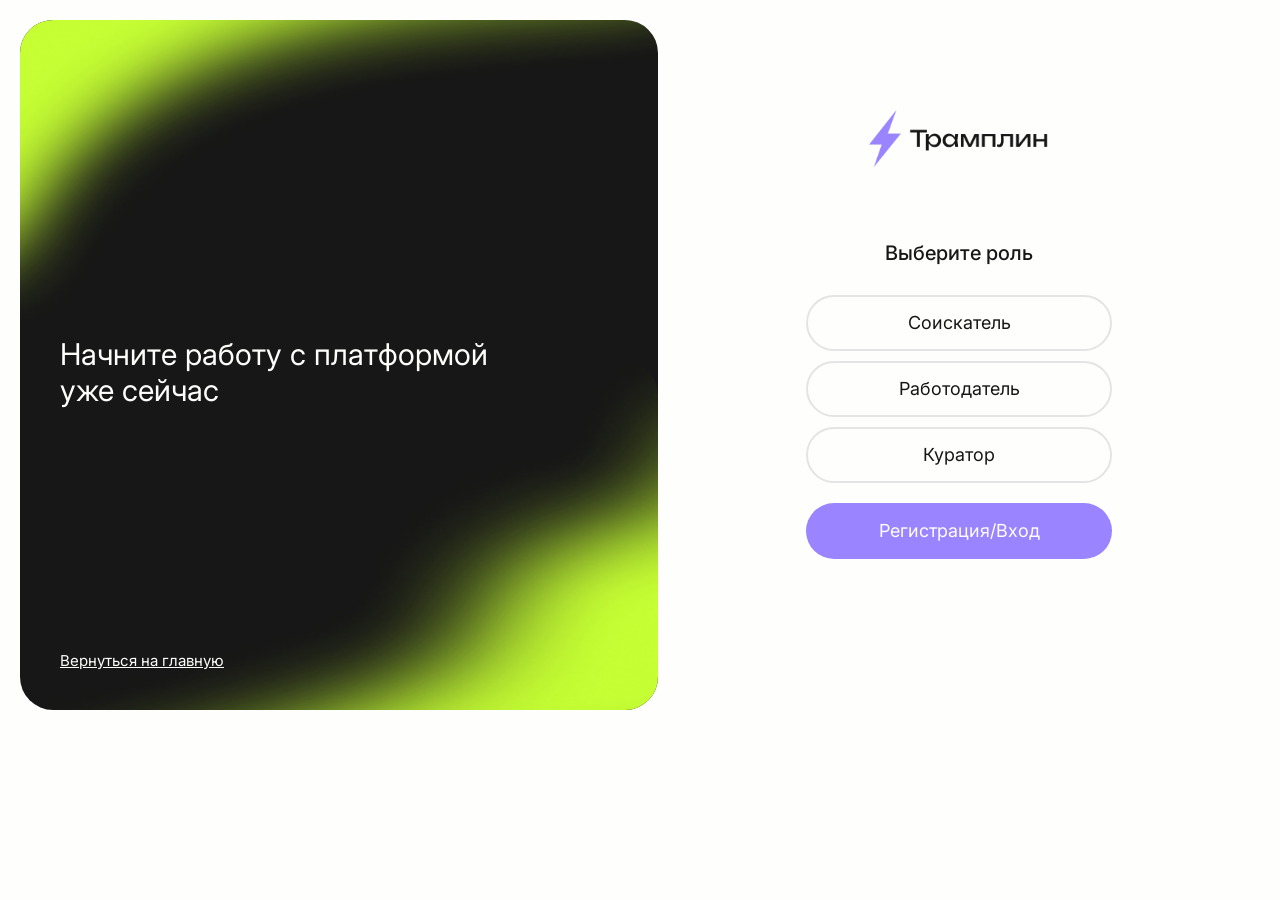
<file: public/curator-dashboard.html>
<!DOCTYPE html>
<html lang="en">
<head>
    <meta charset="UTF-8">
    <meta name="viewport" content="width=device-width, initial-scale=1.0">
    <link rel="preconnect" href="https://fonts.googleapis.com">
    <link rel="preconnect" href="https://fonts.gstatic.com" crossorigin>
    <link href="https://fonts.googleapis.com/css2?family=Inter:ital,opsz,wght@0,14..32,100..900;1,14..32,100..900&family=Unbounded:wght@200..900&display=swap" rel="stylesheet">
    <link href="https://cdn.jsdelivr.net/npm/bootstrap@5.3.8/dist/css/bootstrap.min.css" rel="stylesheet" integrity="sha384-sRIl4kxILFvY47J16cr9ZwB07vP4J8+LH7qKQnuqkuIAvNWLzeN8tE5YBujZqJLB" crossorigin="anonymous">
    <script src="https://cdn.jsdelivr.net/npm/bootstrap@5.3.8/dist/js/bootstrap.bundle.min.js" integrity="sha384-FKyoEForCGlyvwx9Hj09JcYn3nv7wiPVlz7YYwJrWVcXK/BmnVDxM+D2scQbITxI" crossorigin="anonymous"></script>
    <link href="applicant-dashboard.css" type="text/css" rel="stylesheet"/>
    <link rel="icon" href="фавикон.ico" type="image/x-icon">
    <title>Личный кабинет</title>
</head>
<body>
    <header>
        <div class="header">
            <a href="index.html" style="cursor: pointer;"><img src="контент/logofordark.png" class="logo" alt="логотип"></a>
            <p class="headtext" style="margin-top: 15px;">Вакансии</p>
            <p class="headtext" style="margin-top: 15px;">Работодателям</p>
            <form class="search-form" id="searchForm">
                <input type="text" 
                    class="search-input" 
                    placeholder="Поиск вакансий, стажировок, мероприя..."
                    id="searchInput">
                <button type="submit" class="search-button">
                    <img src="searchicon2.svg" alt="поиск" style="width: 68px; height: 48px;">
                </button>
            </form>
            <img src="контент/favouriteicon.svg" alt="избранное" style="margin-right: 20px;">
            <a href="login.html" style="cursor: pointer;"><img src="контент/accounticon.svg" alt="профиль"></a>
        </div>
    </header>
    <main>
        <div class="cab">
            <div class="menu">
                <button class="btn-custom selected" id="infoBtn" data-target="infoContent">Верификация компаний</button>
                <button class="btn-custom" id="responseBtn" data-target="responseContent">Модерация карточек</button>
                <button class="btn-custom" id="favBtn" data-target="favContent">Управление пользователями</button>
                <button class="btn-custom" id="friendsBtn" data-target="friendsContent">Управление тегами</button>
                <button class="btn-custom" id="privacyBtn" data-target="privacyContent">Создание кураторов</button>
            </div>
            <div class="tab-content" id="infoContent" style="display: contents;">
                <img src="контент/atomicon.png" alt="Нет возможностей" class="atom" style=" width: 150px; height: 150px; margin: 65px 515px 10px 515px;"/>
                <p class="podpis" style="font-size: 20px; color: #6E6E6E; font-weight: 400; width: 409px; text-align: center; margin-left: 386px; margin-bottom: 55px;">Раздел находится в разработке. <br> Пожалуйста, вернитесь позже.</p>            
            </div>
            <div class="tab-content" id="responseContent">
                <img src="контент/atomicon.png" alt="Нет возможностей" class="atom" style=" width: 150px; height: 150px; margin: 65px 515px 10px 515px;"/>
                <p class="podpis" style="font-size: 20px; color: #6E6E6E; font-weight: 400; width: 409px; text-align: center; margin-left: 386px; margin-bottom: 55px;">Раздел находится в разработке. <br> Пожалуйста, вернитесь позже.</p>            
            </div>
            <div class="tab-content" id="favContent">
                <img src="контент/atomicon.png" alt="Нет возможностей" class="atom" style=" width: 150px; height: 150px; margin: 65px 515px 10px 515px;"/>
                <p class="podpis" style="font-size: 20px; color: #6E6E6E; font-weight: 400; width: 409px; text-align: center; margin-left: 386px; margin-bottom: 55px;">Раздел находится в разработке. <br> Пожалуйста, вернитесь позже.</p>            
            </div>
            <div class="tab-content" id="friendsContent">
                <img src="контент/atomicon.png" alt="Нет возможностей" class="atom" style=" width: 150px; height: 150px; margin: 65px 515px 10px 515px;"/>
                <p class="podpis" style="font-size: 20px; color: #6E6E6E; font-weight: 400; width: 409px; text-align: center; margin-left: 386px; margin-bottom: 55px;">Раздел находится в разработке. <br> Пожалуйста, вернитесь позже.</p>            
            </div>
            <div class="tab-content" id="privacyContent">
                <img src="контент/atomicon.png" alt="Нет возможностей" class="atom" style=" width: 150px; height: 150px; margin: 65px 515px 10px 515px;"/>
                <p class="podpis" style="font-size: 20px; color: #6E6E6E; font-weight: 400; width: 409px; text-align: center; margin-left: 386px; margin-bottom: 55px;">Раздел находится в разработке. <br> Пожалуйста, вернитесь позже.</p>            
            </div>
        </div>
    </main>
    <footer>
        <img src="контент/footel1.png" alt="свечение" style="position: absolute; top: 0px; left: 0px; z-index: 1; display: block; height:436px; width: 544px;"/>
        <img src="контент/footel2.png" alt="свечение" style="position: absolute; bottom: 0px; right: 0px; z-index: 1; display: block; height:436px; width: 799px;"/>
        <img src="контент/logofordark.png" alt="логотип" style="position: absolute; top: 90px; left: 609px; z-index: 2; display: block; width: 319px; height: 99px;"/>
        <div style="display: flex; justify-content: space-between; width: 1033px; margin-top: 244px; margin-left: 278px; z-index: 2;">
            <div style="color:#FEFEFC; font-size: 15px;">
                <p style="margin: 0px 0px 5px 0px;">
                    <a href="login.html?role=applicant" class="footer-link" style="cursor: pointer;">Создать аккаунт соискателя</a>
                </p>
                <p style="margin: 0px 0px 5px 0px;">
                    <a href="login.html?role=employer" class="footer-link" style="cursor: pointer;">Создать аккаунт работодателя</a>
                </p>
                <p style="margin: 0px 0px 5px 0px;">
                    <a href="login.html?role=curator" class="footer-link" style="cursor: pointer;">Стать куратором</a>
                </p>
                <p style="margin: 0px 0px 5px 0px;">
                    <a href="index.html#map" class="footer-link" style="cursor: pointer;">Карта возможностей</a>
                </p>
            </div>
            <div style="color:#FEFEFC; font-size: 15px;">
                <p style="margin: 0px 0px 5px 0px;">+7 (3852) 348-310</p>
                <p style="margin: 0px 0px 5px 0px;">tramplin@work.org</p>
                <p style="margin: 0px 0px 5px 0px;">Условия использования</p>
                <p style="margin: 0px 0px 5px 0px;">Политика конфиденциальности</p>
            </div>
        </div>
    </footer>
    <script>
        // ========== НАВИГАЦИЯ ПО ВКЛАДКАМ ==========
        document.addEventListener('DOMContentLoaded', function() {
            const menuButtons = document.querySelectorAll('.btn-custom');
            const tabContents = document.querySelectorAll('.tab-content');

            menuButtons.forEach(button => {
                button.addEventListener('click', function() {
                    menuButtons.forEach(btn => btn.classList.remove('selected'));
                    this.classList.add('selected');

                    tabContents.forEach(tab => {
                        tab.style.display = 'none';
                    });

                    const targetId = this.getAttribute('data-target');
                    const activeTab = document.getElementById(targetId);
                    if (activeTab) {
                        activeTab.style.display = 'block';
                    }
                    
                    // Загружаем данные для активной вкладки
                    if (targetId === 'verifyContent') loadPendingCompanies();
                    if (targetId === 'moderateContent') loadPendingOpportunities();
                    if (targetId === 'usersContent') loadAllUsers();
                    if (targetId === 'tagsContent') loadSkills();
                });
            });

            const defaultTab = document.getElementById('verifyContent');
            if (defaultTab) defaultTab.style.display = 'block';
        });

        // ========== ПРОВЕРКА АВТОРИЗАЦИИ ==========
        document.addEventListener('DOMContentLoaded', async function() {
            const userId = localStorage.getItem('userId');
            const userRole = localStorage.getItem('userRole');
            const curatorName = localStorage.getItem('userName');
            const institution = localStorage.getItem('institution');
            
            if (!userId || userRole !== 'curator') {
                window.location.href = 'login.html';
                return;
            }
            
            document.getElementById('curatorName').textContent = curatorName || 'Куратор';
            document.getElementById('institutionName').textContent = institution || 'Не указано';
        });

        // ========== ФУНКЦИЯ ЗАПРОСА ==========
        async function apiCall(url, method = 'GET', data = null) {
            const options = { method, headers: {} };
            if (data) {
                options.headers['Content-Type'] = 'application/json';
                options.body = JSON.stringify(data);
            }
            const response = await fetch(url, options);
            return await response.json();
        }

        // ========== 1. ВЕРИФИКАЦИЯ КОМПАНИЙ ==========
        async function loadPendingCompanies() {
            const container = document.getElementById('pendingCompanies');
            container.innerHTML = '<p>Загрузка...</p>';
            
            try {
                const result = await apiCall('api/get-pending-companies.php');
                if (result.success && result.data.length > 0) {
                    container.innerHTML = result.data.map(company => `
                        <div style="background: white; border: 1px solid #E0E0E0; border-radius: 20px; padding: 20px; margin-bottom: 15px;">
                            <h4>${escapeHtml(company.company_name)}</h4>
                            <p>Email: ${escapeHtml(company.email)}</p>
                            <p>ИНН: ${escapeHtml(company.inn || 'Не указан')}</p>
                            <p>Сайт: ${escapeHtml(company.website || 'Не указан')}</p>
                            <div style="margin-top: 15px;">
                                <button class="btn-custom1" style="width: 100px; margin-right: 10px;" onclick="verifyCompany(${company.user_id}, 'approve')">Одобрить</button>
                                <button class="btn-custom2" style="width: 100px;" onclick="verifyCompany(${company.user_id}, 'reject')">Отклонить</button>
                            </div>
                        </div>
                    `).join('');
                } else {
                    container.innerHTML = '<p style="color: #6E6E6E; text-align: center;">Нет компаний на верификации</p>';
                }
            } catch (error) {
                container.innerHTML = '<p style="color: red;">Ошибка загрузки</p>';
            }
        }

        window.verifyCompany = async function(userId, status) {
            const result = await apiCall('api/verify-company.php', 'POST', { user_id: userId, status: status });
            alert(result.message);
            loadPendingCompanies();
        };

        // ========== 2. МОДЕРАЦИЯ КАРТОЧЕК ==========
        async function loadPendingOpportunities() {
            const container = document.getElementById('pendingOpportunities');
            container.innerHTML = '<p>Загрузка...</p>';
            
            try {
                const result = await apiCall('api/get-pending-opportunities.php');
                if (result.success && result.data.length > 0) {
                    container.innerHTML = result.data.map(opp => `
                        <div style="background: white; border: 1px solid #E0E0E0; border-radius: 20px; padding: 20px; margin-bottom: 15px;">
                            <h4>${escapeHtml(opp.title)}</h4>
                            <p>Компания: ${escapeHtml(opp.company_name)}</p>
                            <p>Тип: ${getTypeLabel(opp.type)}</p>
                            <p>${escapeHtml(opp.description)}</p>
                            <div style="margin-top: 15px;">
                                <button class="btn-custom1" style="width: 100px; margin-right: 10px;" onclick="moderateOpportunity(${opp.id}, 'approve')">Одобрить</button>
                                <button class="btn-custom2" style="width: 100px;" onclick="moderateOpportunity(${opp.id}, 'reject')">Отклонить</button>
                            </div>
                        </div>
                    `).join('');
                } else {
                    container.innerHTML = '<p style="color: #6E6E6E; text-align: center;">Нет карточек на модерации</p>';
                }
            } catch (error) {
                container.innerHTML = '<p style="color: red;">Ошибка загрузки</p>';
            }
        }

        window.moderateOpportunity = async function(oppId, status) {
            const result = await apiCall('api/moderate-opportunity.php', 'POST', { opportunity_id: oppId, status: status });
            alert(result.message);
            loadPendingOpportunities();
        };

        function getTypeLabel(type) {
            const types = {
                vacancy: 'Вакансия',
                internship: 'Стажировка',
                event: 'Мероприятие',
                mentorship: 'Менторская программа'
            };
            return types[type] || type;
        }

        // ========== 3. УПРАВЛЕНИЕ ПОЛЬЗОВАТЕЛЯМИ ==========
        async function loadAllUsers() {
            const container = document.getElementById('allUsers');
            container.innerHTML = '<p>Загрузка...</p>';
            
            try {
                const result = await apiCall('api/get-all-users.php');
                if (result.success) {
                    container.innerHTML = result.data.map(user => `
                        <div style="background: white; border: 1px solid #E0E0E0; border-radius: 20px; padding: 20px; margin-bottom: 15px;">
                            <h4>${escapeHtml(user.name)}</h4>
                            <p>Email: ${escapeHtml(user.email)}</p>
                            <p>Роль: ${getRoleLabel(user.role)}</p>
                            <p>Зарегистрирован: ${new Date(user.created_at).toLocaleDateString('ru-RU')}</p>
                            <button class="btn-custom2" style="width: 150px; margin-top: 10px;" onclick="deleteUser(${user.id})">Удалить пользователя</button>
                        </div>
                    `).join('');
                }
            } catch (error) {
                container.innerHTML = '<p style="color: red;">Ошибка загрузки</p>';
            }
        }

        function getRoleLabel(role) {
            const roles = {
                applicant: 'Соискатель',
                employer: 'Работодатель',
                curator: 'Куратор'
            };
            return roles[role] || role;
        }

        window.deleteUser = async function(userId) {
            if (confirm('Вы уверены, что хотите удалить этого пользователя? Это действие необратимо!')) {
                const result = await apiCall('api/delete-user.php', 'POST', { user_id: userId });
                alert(result.message);
                loadAllUsers();
            }
        };

        // ========== 4. УПРАВЛЕНИЕ ТЕГАМИ ==========
        async function loadSkills() {
            const container = document.getElementById('skillsList');
            container.innerHTML = '<p>Загрузка...</p>';
            
            try {
                const result = await apiCall('api/get-skills.php');
                if (result.success) {
                    container.innerHTML = result.data.map(skill => `
                        <div style="background: #f0f0f0; padding: 8px 16px; border-radius: 20px; display: inline-flex; align-items: center; gap: 10px;">
                            <span>${escapeHtml(skill.name)}</span>
                            <button class="remove-skill" data-id="${skill.id}" style="background: none; border: none; color: #ff4444; cursor: pointer; font-size: 18px;">×</button>
                        </div>
                    `).join('');
                    
                    document.querySelectorAll('.remove-skill').forEach(btn => {
                        btn.addEventListener('click', () => deleteSkill(btn.dataset.id));
                    });
                }
            } catch (error) {
                container.innerHTML = '<p style="color: red;">Ошибка загрузки</p>';
            }
        }

        document.getElementById('addSkillBtn')?.addEventListener('click', async function() {
            const skillName = document.getElementById('newSkillName').value.trim();
            if (!skillName) {
                alert('Введите название навыка');
                return;
            }
            
            const result = await apiCall('api/add-skill.php', 'POST', { name: skillName });
            alert(result.message);
            document.getElementById('newSkillName').value = '';
            loadSkills();
        });

        async function deleteSkill(skillId) {
            if (confirm('Удалить этот навык?')) {
                const result = await apiCall('api/delete-skill.php', 'POST', { skill_id: skillId });
                alert(result.message);
                loadSkills();
            }
        }

        // ========== 5. СОЗДАНИЕ КУРАТОРОВ ==========
        document.getElementById('createCuratorForm')?.addEventListener('submit', async function(e) {
            e.preventDefault();
            
            const email = document.getElementById('newCuratorEmail').value;
            const name = document.getElementById('newCuratorName').value;
            const password = document.getElementById('newCuratorPassword').value;
            const institution = document.getElementById('newCuratorInstitution').value;
            
            const result = await apiCall('api/create-curator.php', 'POST', {
                email, name, password, institution
            });
            
            alert(result.message);
            if (result.success) {
                this.reset();
            }
        });

        function escapeHtml(str) {
            if (!str) return '';
            return str.replace(/[&<>]/g, function(m) {
                if (m === '&') return '&amp;';
                if (m === '<') return '&lt;';
                if (m === '>') return '&gt;';
                return m;
            });
        }
        
        // Загружаем данные для активной вкладки
        loadPendingCompanies();
    </script>
</body>
</html>
</file>
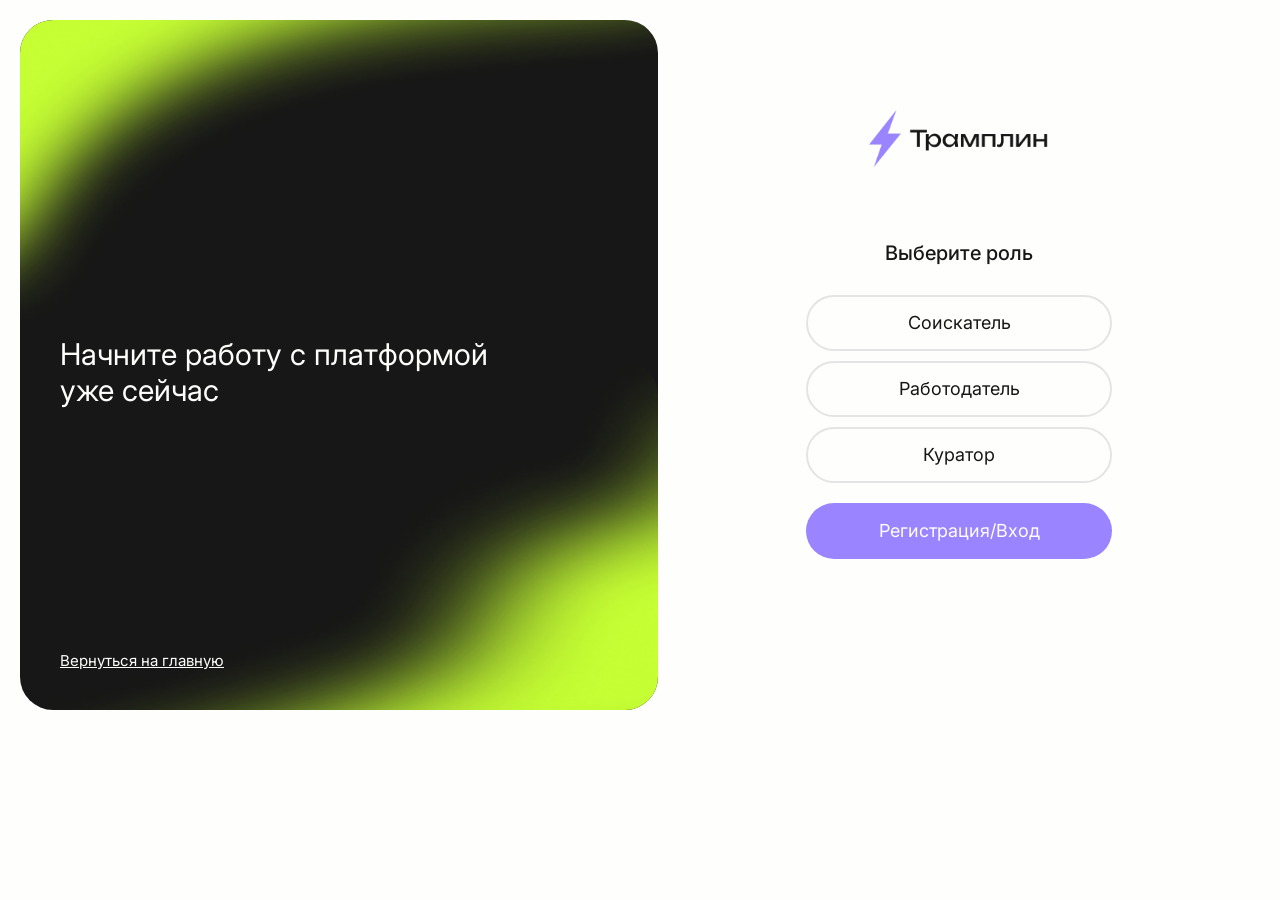
<file: public/employer-dashboard.html>
<!DOCTYPE html>
<html lang="en">
<head>
    <meta charset="UTF-8">
    <meta name="viewport" content="width=device-width, initial-scale=1.0">
    <link rel="preconnect" href="https://fonts.googleapis.com">
    <link rel="preconnect" href="https://fonts.gstatic.com" crossorigin>
    <link href="https://fonts.googleapis.com/css2?family=Inter:ital,opsz,wght@0,14..32,100..900;1,14..32,100..900&family=Unbounded:wght@200..900&display=swap" rel="stylesheet">
    <link href="https://cdn.jsdelivr.net/npm/bootstrap@5.3.8/dist/css/bootstrap.min.css" rel="stylesheet" integrity="sha384-sRIl4kxILFvY47J16cr9ZwB07vP4J8+LH7qKQnuqkuIAvNWLzeN8tE5YBujZqJLB" crossorigin="anonymous">
    <script src="https://cdn.jsdelivr.net/npm/bootstrap@5.3.8/dist/js/bootstrap.bundle.min.js" integrity="sha384-FKyoEForCGlyvwx9Hj09JcYn3nv7wiPVlz7YYwJrWVcXK/BmnVDxM+D2scQbITxI" crossorigin="anonymous"></script>
    <link href="applicant-dashboard.css" type="text/css" rel="stylesheet"/>
    <link rel="icon" href="фавикон.ico" type="image/x-icon">
    <title>Личный кабинет</title>
</head>
<body>
    <header>
        <div class="header">
            <a href="index.html" style="cursor: pointer;"><img src="контент/logofordark.png" class="logo" alt="логотип"></a>
            <p class="headtext" style="margin-top: 15px;">Вакансии</p>
            <p class="headtext" style="margin-top: 15px;">Работодателям</p>
            <form class="search-form" id="searchForm">
                <input type="text" 
                    class="search-input" 
                    placeholder="Поиск вакансий, стажировок, мероприя..."
                    id="searchInput">
                <button type="submit" class="search-button">
                    <img src="searchicon2.svg" alt="поиск" style="width: 68px; height: 48px;">
                </button>
            </form>
            <img src="контент/favouriteicon.svg" alt="избранное" style="margin-right: 20px;">
            <a href="login.html" style="cursor: pointer;"><img src="контент/accounticon.svg" alt="профиль"></a>
        </div>
    </header>
    <main>
        <div class="cab">
            <div class="menu">
                <button class="btn-custom selected" id="infoBtn" data-target="infoContent">О компании</button>
                <button class="btn-custom" id="responseBtn" data-target="responseContent">Возможности</button>
                <button class="btn-custom" id="favBtn" data-target="favContent">Создать возможности</button>
                <button class="btn-custom" id="friendsBtn" data-target="friendsContent">Отклики</button>
                <button class="btn-custom" id="privacyBtn" data-target="privacyContent">Друзья</button>
            </div>
            <div class="tab-content" id="infoContent" style="display: contents;">
                <div class="horisont">
                    <div class="vertical" style="width: 250px; margin: 0 55px 0 15px;">
                        <p style="font-family: Unbounded; font-size: 20px; font-weight: 400; width: 172px; text-align: center; color:#9A84FF; margin: 0;">Компания</p>
                        <div class="file-upload-container">
                            <label class="file-upload-label" for="logoFile">
                                <img src="контент/cameraicon.svg" alt="камера"/>
                                <span style="text-align: center; width: 138px; margin-top: 5px;">Загрузите логотип в разрешении 1080×1080</span>
                                <input type="file" id="logoFile" accept=".pdf,.jpg,.png,.doc,.docx" style="display: none;">
                            </label>
                            <div class="uploaded-file-info" id="uploadedFileInfo" style="display: none;">
                                <span id="fileName"></span>
                                <button class="remove-file-btn" id="removeFileBtn">×</button>
                            </div>
                            <p style="font-size: 13px; color:#6E6E6E; margin: 0px; text-align: center; width: 172px;">почта</p>
                            <p style="font-size: 15px; color:#171717; margin-top: 6px; text-align: center; width: 172px; font-weight: 500;">Название компании</p>
                        </div>
                    </div>
                    <div class="vertical">
                        <label for="applicantLastName">Название</label>
                        <input type="text" class="form-input" placeholder="Введите название компании" id="applicantLastName">
                        <div class="vertical">
                            <label for="companyDescription">Краткое описание</label>
                            <textarea class="form-input2" id="companyDescription" placeholder="Расскажите, чем занимается компания, ваша миссия и реализуемые проекты" rows="4"></textarea>
                        </div>                        
                        <label for="applicantUniversity">Город</label>
                        <input type="text" class="form-input" placeholder="Введите город" id="applicantUniversity">
                        <label style="margin-bottom: 15px;">Сфера деятельности</label>
                    </div>
                    <div class="vertical">
                        <label for="regEmail">Email</label>
                        <input type="text" class="form-input" placeholder="Введите электронную почту" id="regEmail">
                        <label for="applicantBirthDay">Телефон</label>
                        <input type="text" class="form-input" placeholder="Введите номер телефона" id="applicantBirthDay">
                        <label for="applicantCity">Ссылка на сайт</label>
                        <input type="text" class="form-input" placeholder="Введите ссылку на сайт" id="applicantCity">
                        <label for="applicantGraduationYear">Адрес (для офлайн вакансий)</label>
                        <input type="text" class="form-input" placeholder="Введите адрес" id="applicantGraduationYear">
                    </div>
                </div>
                <div class="horisont" style="margin-left: 280px; line-height: 1.2;">
                    <div class="checkbox-container" style="width: 300;">
                        <label class="checkbox-label">
                            <input type="checkbox" data-skill="C#">
                            <span class="checkbox-custom"></span>
                            <span class="checkbox-text">Языки программирования</span>
                        </label>
                    </div>
                    <div class="checkbox-container" style="width: 259px;">
                        <label class="checkbox-label">
                            <input type="checkbox" data-skill="JavaScript">
                            <span class="checkbox-custom"></span>
                            <span class="checkbox-text">Разработка баз данных</span>
                        </label>
                    </div>
                    <div class="checkbox-container" style="width: 300px;">
                        <label class="checkbox-label">
                            <input type="checkbox" data-skill="PHP">
                            <span class="checkbox-custom"></span>
                            <span class="checkbox-text">Data Science и аналитика</span>
                        </label>
                    </div>
                </div>
                <div class="vertical" style="margin-left: 280px; margin-top: 13px; line-height: 1.2;">
                    <div class="checkbox-container">
                        <label class="checkbox-label">
                            <input type="checkbox" data-skill="Python">
                            <span class="checkbox-custom"></span>
                            <span class="checkbox-text">Мобильная разработка</span>
                        </label>
                    </div>
                    <label style="margin-top: 20px;">Фото офиса/команды/рабочей атмосферы</label>
                </div>
               <div class="horisont" style="margin-left: 280px;">
                <!-- Фото 1 -->
                <div class="file-upload-container">
                    <label class="file-upload-label3" for="officePhoto1">
                        <img src="контент/cameraicon.svg" alt="камера"/>
                        <input type="file" id="officePhoto1" accept="image/*" style="display: none;">
                        <img id="officePhotoPreview1" style="width: 100px; height: 100px; object-fit: cover; border-radius: 10px; margin-bottom: 5px;">
                    </label>
                    <div class="uploaded-file-info" id="officePhotoInfo1" style="display: none; width: 135px;">
                        <span id="officeFileName1"></span>
                        <button class="remove-office-photo" data-photo="1">×</button>
                    </div>
                </div>
                <!-- Фото 2 -->
                <div class="file-upload-container">
                    <label class="file-upload-label3" for="officePhoto2">
                        <img src="контент/cameraicon.svg" alt="камера"/>
                        <input type="file" id="officePhoto2" accept="image/*" style="display: none;">
                        <img id="officePhotoPreview2" style="width: 100px; height: 100px; object-fit: cover; border-radius: 10px; margin-bottom: 5px;">
                    </label>
                    <div class="uploaded-file-info" id="officePhotoInfo2" style="display: none; width: 135px;">
                        <span id="officeFileName2"></span>
                        <button class="remove-office-photo" data-photo="2">×</button>
                    </div>
                </div>
                <!-- Фото 3 -->
                <div class="file-upload-container">
                    <label class="file-upload-label3" for="officePhoto3">
                        <img src="контент/cameraicon.svg" alt="камера"/>
                        <input type="file" id="officePhoto3" accept="image/*" style="display: none; width: 135px;">
                        <img id="officePhotoPreview3" style="width: 100px; height: 100px; object-fit: cover; border-radius: 10px; margin-bottom: 5px;">
                    </label>
                    <div class="uploaded-file-info" id="officePhotoInfo3" style="display: none;">
                        <span id="officeFileName3"></span>
                        <button class="remove-office-photo" data-photo="3">×</button>
                    </div>
                </div>
                <!-- Фото 4 -->
                <div class="file-upload-container">
                    <label class="file-upload-label3" for="officePhoto4">
                        <img src="контент/cameraicon.svg" alt="камера"/>
                        <input type="file" id="officePhoto4" accept="image/*" style="display: none; width: 135px;">
                        <img id="officePhotoPreview4" style="width: 100px; height: 100px; object-fit: cover; border-radius: 10px; margin-bottom: 5px;">
                    </label>
                    <div class="uploaded-file-info" id="officePhotoInfo4" style="display: none;">
                        <span id="officeFileName4"></span>
                        <button class="remove-office-photo" data-photo="4">×</button>
                    </div>
                </div>
                <!-- Фото 5 -->
                <div class="file-upload-container">
                    <label class="file-upload-label3" for="officePhoto5">
                        <img src="контент/cameraicon.svg" alt="камера"/>
                        <input type="file" id="officePhoto5" accept="image/*" style="display: none; width: 135px;">
                        <img id="officePhotoPreview5" style="width: 100px; height: 100px; object-fit: cover; border-radius: 10px; margin-bottom: 5px;">
                    </label>
                    <div class="uploaded-file-info" id="officePhotoInfo5" style="display: none;">
                        <span id="officeFileName5"></span>
                        <button class="remove-office-photo" data-photo="5">×</button>
                    </div>
                </div>
            </div>
            <div class="menu" style="margin-left: 60%;">
                <button class="btn-custom-del" id="deleteBtn">Удалить профиль</button>
                <button class="btn-custom-save" id="saveBtn">Сохранить изменения</button>
            </div>
            </div>
            <!--<div class="tab-content" id="responseContent">
                <p style="font-size: 18px;">В разделе «Возможности» собраны все ваши предложения: активные вакансии, стажировки, менторские программы <br> и мероприятия.</p>
                <img src="контент/atomicon.png" alt="Нет возможностей" class="atom" style=" width: 150px; height: 150px; margin: 65px 515px 10px 515px;"/>
                <p class="podpis" style="font-size: 20px; color: #6E6E6E; font-weight: 400; width: 409px; text-align: center; margin-left: 386px; margin-bottom: 199px;">Вы ещё не создали ни одной карточки возможностей. Сделайте это в следующем разделе, чтобы найти подходящих кандидатов</p>
            </div>-->
            <div class="tab-content" id="responseContent">
                <h2 style="font-size: 24px; margin-bottom: 20px;">Мои возможности</h2>
                <div id="opportunitiesList" style="display: flex; flex-direction: column; gap: 20px;">
                    <!-- Карточки будут загружаться сюда -->
                    <p style="color: #6E6E6E; text-align: center;">Загрузка...</p>
                </div>
            </div>
            <!--<div class="tab-content" id="favContent">
                <p style="font-size: 18px;">Здесь вы можете разместить стажировку, вакансию, менторскую программу или мероприятие. Заполните обязательные поля, <br> чтобы создать новую карточку возможности. После прохождения модерации предложение появится на карте и в ленте.</p>
            
            </div>-->
            <div class="tab-content" id="favContent">
                <h2 style="font-size: 24px; margin-bottom: 20px;">Создать возможность</h2>
                <p style="margin-bottom: 30px; color: #6E6E6E;">Заполните обязательные поля, чтобы создать новую карточку возможности. После прохождения модерации предложение появится на карте и в ленте.</p>
                
                <form id="opportunityForm">
                    <div class="horisont">
                        <div class="vertical">
                            <div class="form-group" style="margin-bottom: 20px;">
                                <label style="font-weight: 500;">Название компании</label>
                                <input type="text" id="companyNameDisplay" class="form-input" readonly style="background-color: #f5f5f5;" value="Загрузка...">
                            </div>
                            <div class="form-group" style="margin-bottom: 20px;">
                                <label for="opportunityTitle" style="font-weight: 500;">Название возможности *</label>
                                <input type="text" id="opportunityTitle" class="form-input" placeholder="Введите название возможности" required>
                            </div>
                            <div class="form-group" style="margin-bottom: 20px;">
                                <label for="opportunityDescription" style="font-weight: 500;">Краткое описание *</label>
                                <textarea id="opportunityDescription" class="form-input2" rows="4" placeholder="Опишите суть предложения: чем предстоит заниматься, требования к кандидату, условия участия" required></textarea>
                            </div>
                            <div class="form-group" style="flex: 1;">
                                <label for="startDate" style="font-weight: 500;">Дата начала/публикации *</label>
                                <input type="date" id="startDate" class="form-input" required>
                            </div>
                            <div class="form-group" style="flex: 1;">
                                <label for="eventTime" style="font-weight: 500;">Время (для мероприятий)</label>
                                <input type="time" id="eventTime" class="form-input">
                            </div>
                        </div>
                        <div class="vertical">
                            <div class="form-group" style="flex: 1;">
                                <label for="opportunityType" style="font-weight: 500;">Тип возможности *</label>
                                <select id="opportunityType" class="form-input" required>
                                    <option value="vacancy">Вакансия</option>
                                    <option value="internship">Стажировка</option>
                                    <option value="event">Карьерное мероприятие</option>
                                    <option value="mentorship">Менторская программа</option>
                                </select>
                            </div>
                            <div class="form-group" style="flex: 1;">
                                <label for="opportunityFormat" style="font-weight: 500;">Формат *</label>
                                <select id="opportunityFormat" class="form-input" required>
                                    <option value="online">Онлайн</option>
                                    <option value="offline">Офлайн</option>
                                </select>
                            </div>
                            <div class="form-group" style="flex: 1;" id="cityGroup">
                                <label for="city" style="font-weight: 500;">Город</label>
                                <input type="text" id="city" class="form-input" placeholder="Введите город">
                            </div>
                            <div class="form-group" style="flex: 1;" id="priceGroup">
                                <label for="price" style="font-weight: 500;">Стоимость участия (для мероприятий)</label>
                                <input type="text" id="price" class="form-input" placeholder="Например: Бесплатно, 500 руб.">
                            </div>
                            
                            <div class="form-group" style="flex: 1;" id="salaryGroup">
                                <label for="salaryMin" style="font-weight: 500;">Минимальная зарплата (для вакансий)</label>
                                <input type="number" id="salaryMin" class="form-input" placeholder="От 50000 руб.">
                            </div>
                        </div>
                    </div>
                    <div style="margin-bottom: 20px;">
                        <label style="font-weight: 500; margin-bottom: 15px; display: block;">Требуемые навыки</label>
                        <div class="skills-grid" style="display: grid; grid-template-columns: repeat(4, 1fr); gap: 10px;">
                            <div class="checkbox-container">
                                <label class="checkbox-label">
                                    <input type="checkbox" class="skill-checkbox" value="C#">
                                    <span class="checkbox-custom"></span>
                                    <span class="checkbox-text">C#</span>
                                </label>
                            </div>
                            <div class="checkbox-container">
                                <label class="checkbox-label">
                                    <input type="checkbox" class="skill-checkbox" value="JavaScript">
                                    <span class="checkbox-custom"></span>
                                    <span class="checkbox-text">JavaScript</span>
                                </label>
                            </div>
                            <div class="checkbox-container">
                                <label class="checkbox-label">
                                    <input type="checkbox" class="skill-checkbox" value="PHP">
                                    <span class="checkbox-custom"></span>
                                    <span class="checkbox-text">PHP</span>
                                </label>
                            </div>
                            <div class="checkbox-container">
                                <label class="checkbox-label">
                                    <input type="checkbox" class="skill-checkbox" value="Python">
                                    <span class="checkbox-custom"></span>
                                    <span class="checkbox-text">Python</span>
                                </label>
                            </div>
                            <div class="checkbox-container">
                                <label class="checkbox-label">
                                    <input type="checkbox" class="skill-checkbox" value="MySQL">
                                    <span class="checkbox-custom"></span>
                                    <span class="checkbox-text">MySQL</span>
                                </label>
                            </div>
                            <div class="checkbox-container">
                                <label class="checkbox-label">
                                    <input type="checkbox" class="skill-checkbox" value="PostgreSQL">
                                    <span class="checkbox-custom"></span>
                                    <span class="checkbox-text">PostgreSQL</span>
                                </label>
                            </div>
                            <div class="checkbox-container">
                                <label class="checkbox-label">
                                    <input type="checkbox" class="skill-checkbox" value="SQL">
                                    <span class="checkbox-custom"></span>
                                    <span class="checkbox-text">SQL</span>
                                </label>
                            </div>
                            <div class="checkbox-container">
                                <label class="checkbox-label">
                                    <input type="checkbox" class="skill-checkbox" value="Excel">
                                    <span class="checkbox-custom"></span>
                                    <span class="checkbox-text">Excel</span>
                                </label>
                            </div>
                            <div class="checkbox-container">
                                <label class="checkbox-label">
                                    <input type="checkbox" class="skill-checkbox" value="NumPy">
                                    <span class="checkbox-custom"></span>
                                    <span class="checkbox-text">NumPy</span>
                                </label>
                            </div>
                            <div class="checkbox-container">
                                <label class="checkbox-label">
                                    <input type="checkbox" class="skill-checkbox" value="Pandas">
                                    <span class="checkbox-custom"></span>
                                    <span class="checkbox-text">Pandas</span>
                                </label>
                            </div>
                            <div class="checkbox-container">
                                <label class="checkbox-label">
                                    <input type="checkbox" class="skill-checkbox" value="Android (Kotlin)">
                                    <span class="checkbox-custom"></span>
                                    <span class="checkbox-text">Android (Kotlin)</span>
                                </label>
                            </div>
                            <div class="checkbox-container">
                                <label class="checkbox-label">
                                    <input type="checkbox" class="skill-checkbox" value="Flutter">
                                    <span class="checkbox-custom"></span>
                                    <span class="checkbox-text">Flutter</span>
                                </label>
                            </div>
                            <div class="checkbox-container">
                                <label class="checkbox-label">
                                    <input type="checkbox" class="skill-checkbox" value="iOS (Swift)">
                                    <span class="checkbox-custom"></span>
                                    <span class="checkbox-text">iOS (Swift)</span>
                                </label>
                            </div>
                            <div class="checkbox-container">
                                <label class="checkbox-label">
                                    <input type="checkbox" class="skill-checkbox" value="React Native">
                                    <span class="checkbox-custom"></span>
                                    <span class="checkbox-text">React Native</span>
                                </label>
                            </div>
                        </div>
                    </div>
                    <div class="horisont" style="gap: 20px; margin-top: 40px; margin-left: 705px;">
                        <button type="button" id="clearFormBtn" class="btn-custom2" style="width: 200px;">Очистить всё</button>
                        <button type="submit" id="createOpportunityBtn" class="btn-custom1" style="width: 200px;">Создать карточку</button>
                    </div>
                </form>
            </div>
            <div class="tab-content" id="friendsContent">
                <p style="font-size: 18px;" >Раздел «Отклики» содержит все Ваши возможности (вакансии, стажировки, карьерные мероприятия, менторские программы), на которые откликнулись кандидаты. Вы можете изменять статус откликнувшихся.</p>
            </div>
            <div class="tab-content" id="privacyContent">
                <img src="контент/atomicon.png" alt="Нет возможностей" class="atom" style=" width: 150px; height: 150px; margin: 65px 515px 10px 515px;"/>
                <p class="podpis" style="font-size: 20px; color: #6E6E6E; font-weight: 400; width: 409px; text-align: center; margin-left: 386px; margin-bottom: 78px;">Раздел находится в разработке. <br> Пожалуйста, вернитесь позже.</p>
            </div>
            
        </div>
    </main>
    <footer>
        <img src="контент/footel1.png" alt="свечение" style="position: absolute; top: 0px; left: 0px; z-index: 1; display: block; height:436px; width: 544px;"/>
        <img src="контент/footel2.png" alt="свечение" style="position: absolute; bottom: 0px; right: 0px; z-index: 1; display: block; height:436px; width: 799px;"/>
        <img src="контент/logofordark.png" alt="логотип" style="position: absolute; top: 90px; left: 609px; z-index: 2; display: block; width: 319px; height: 99px;"/>
        <div style="display: flex; justify-content: space-between; width: 1033px; margin-top: 244px; margin-left: 278px; z-index: 2;">
            <div style="color:#FEFEFC; font-size: 15px;">
                <p style="margin: 0px 0px 5px 0px;">
                    <a href="login.html?role=applicant" class="footer-link" style="cursor: pointer;">Создать аккаунт соискателя</a>
                </p>
                <p style="margin: 0px 0px 5px 0px;">
                    <a href="login.html?role=employer" class="footer-link" style="cursor: pointer;">Создать аккаунт работодателя</a>
                </p>
                <p style="margin: 0px 0px 5px 0px;">
                    <a href="login.html?role=curator" class="footer-link" style="cursor: pointer;">Стать куратором</a>
                </p>
                <p style="margin: 0px 0px 5px 0px;">
                    <a href="index.html#map" class="footer-link" style="cursor: pointer;">Карта возможностей</a>
                </p>
            </div>
            <div style="color:#FEFEFC; font-size: 15px;">
                <p style="margin: 0px 0px 5px 0px;">+7 (3852) 348-310</p>
                <p style="margin: 0px 0px 5px 0px;">tramplin@work.org</p>
                <p style="margin: 0px 0px 5px 0px;">Условия использования</p>
                <p style="margin: 0px 0px 5px 0px;">Политика конфиденциальности</p>
            </div>
        </div>
    </footer>


    <script>
        // ========== НАВИГАЦИЯ ПО ВКЛАДКАМ ==========
        document.addEventListener('DOMContentLoaded', function() {
            const menuButtons = document.querySelectorAll('.btn-custom');
            const tabContents = document.querySelectorAll('.tab-content');

            menuButtons.forEach(button => {
                button.addEventListener('click', function() {
                    menuButtons.forEach(btn => btn.classList.remove('selected'));
                    this.classList.add('selected');

                    tabContents.forEach(tab => {
                        tab.style.display = 'none';
                    });

                    const targetId = this.getAttribute('data-target');
                    const activeTab = document.getElementById(targetId);
                    if (activeTab) {
                        activeTab.style.display = 'block';
                    }
                });
            });

            const defaultTab = document.getElementById('infoContent');
            if (defaultTab) {
                defaultTab.style.display = 'block';
            }
        });

        // ========== ЗАГРУЗКА ДАННЫХ ==========
        document.addEventListener('DOMContentLoaded', async function() {
            const userId = localStorage.getItem('userId');
            const userRole = localStorage.getItem('userRole');
            const userName = localStorage.getItem('userName');
            
            if (!userId) {
                window.location.href = 'login.html';
                return;
            }
            
            if (userRole !== 'employer') {
                window.location.href = 'index.html';
                return;
            }
            
            const companyNameElement = document.querySelector('.vertical p:last-child');
            if (companyNameElement && userName) {
                companyNameElement.textContent = userName;
            }
            
            try {
                const response = await fetch(`api/get-profile.php?user_id=${userId}`);
                const result = await response.json();
                
                if (result.success) {
                    const data = result.data;
                    
                    document.getElementById('applicantLastName').value = data.company_name || '';
                    document.getElementById('companyDescription').value = data.description || '';
                    document.getElementById('applicantUniversity').value = data.city || '';
                    document.getElementById('regEmail').value = data.email || '';
                    document.getElementById('applicantBirthDay').value = data.phone || '';
                    document.getElementById('applicantCity').value = data.website || '';
                    document.getElementById('applicantGraduationYear').value = data.address || '';
                    
                    const emailBlock = document.querySelector('.vertical p:first-of-type');
                    if (emailBlock && data.email) {
                        emailBlock.textContent = data.email;
                    }
                    
                    if (data.industry) {
                        const savedIndustries = data.industry.split(', ');
                        document.querySelectorAll('.checkbox-container input[type="checkbox"]').forEach(cb => {
                            const label = cb.closest('.checkbox-label');
                            const industryText = label?.querySelector('.checkbox-text')?.innerText;
                            if (industryText && savedIndustries.includes(industryText)) {
                                cb.checked = true;
                            }
                        });
                    }
                    // Логотип
                    if (data.logo_path) {
                        const photoLabel = document.querySelector('.file-upload-label');
                        if (photoLabel) {
                            let img = photoLabel.querySelector('.avatar-img');
                            if (!img) {
                                img = document.createElement('img');
                                img.className = 'avatar-img';
                                photoLabel.insertBefore(img, photoLabel.firstChild);
                            }
                            img.src = `uploads/logos/${data.logo_path}`;
                            img.style.width = '150px';
                            img.style.height = '150px';
                            img.style.objectFit = 'cover';
                            img.style.borderRadius = '20px';
                            img.style.marginBottom = '10px';
                            
                            const span = photoLabel.querySelector('span');
                            if (span) span.style.display = 'none';
                            const cameraImg = photoLabel.querySelector('img:not(.avatar-img)');
                            if (cameraImg) cameraImg.style.display = 'none';
                        }
                    }
                    
                    // Фото офиса
                    for (let i = 1; i <= 5; i++) {
                        const photoPath = data[`office_photo_${i}`];
                        if (photoPath) {
                            const previewImg = document.getElementById(`officePhotoPreview${i}`);
                            const fileInfo = document.getElementById(`officePhotoInfo${i}`);
                            const fileNameSpan = document.getElementById(`officeFileName${i}`);
                            
                            if (previewImg) {
                                previewImg.src = `uploads/offices/${photoPath}`;
                                previewImg.style.display = 'block';
                                previewImg.style.width = '100px';
                                previewImg.style.height = '100px';
                                previewImg.style.objectFit = 'cover';
                                previewImg.style.borderRadius = '10px';
                            }
                            if (fileInfo) {
                                fileInfo.style.display = 'flex';
                                fileInfo.style.flexDirection = 'column';
                                fileInfo.style.alignItems = 'center';
                            }
                            if (fileNameSpan) {
                                fileNameSpan.textContent = 'Фото загружено';
                            }
                        }
                    }
                }
            } catch (error) {
                console.error('Ошибка загрузки:', error);
            }
        });

        // ========== ЗАГРУЗКА ЛОГОТИПА ==========
        const logoInput = document.getElementById('logoFile');
        if (logoInput) {
            logoInput.addEventListener('change', async function(e) {
                const file = e.target.files[0];
                if (!file) return;
                
                const userId = localStorage.getItem('userId');
                if (!userId) {
                    alert('Ошибка: пользователь не авторизован');
                    return;
                }
                
                // Показываем превью
                const reader = new FileReader();
                reader.onload = function(event) {
                    const logoLabel = document.querySelector('.file-upload-label');
                    let img = logoLabel.querySelector('.avatar-img');
                    if (!img) {
                        img = document.createElement('img');
                        img.className = 'avatar-img';
                        logoLabel.insertBefore(img, logoLabel.firstChild);
                    }
                    img.src = event.target.result;
                    img.style.width = '150px';
                    img.style.height = '150px';
                    img.style.objectFit = 'cover';
                    img.style.borderRadius = '20px';
                    img.style.marginBottom = '10px';
                    
                    const span = logoLabel.querySelector('span');
                    if (span) span.style.display = 'none';
                    const cameraImg = logoLabel.querySelector('img:not(.avatar-img)');
                    if (cameraImg) cameraImg.style.display = 'none';
                };
                reader.readAsDataURL(file);
                
                // Отправляем на сервер
                const formData = new FormData();
                formData.append('logo', file);
                formData.append('user_id', userId);
                
                try {
                    const response = await fetch('api/upload-logo.php', {
                        method: 'POST',
                        body: formData
                    });
                    const result = await response.json();
                    if (result.success) {
                        alert('✅ Логотип загружен!');
                        setTimeout(() => location.reload(), 500);
                    } else {
                        alert('Ошибка: ' + result.message);
                    }
                } catch (error) {
                    console.error('Fetch error:', error);
                    alert('Ошибка соединения с сервером');
                }
            });
        }

        // ========== КНОПКА "СОХРАНИТЬ" ==========
        const saveBtn = document.getElementById('saveBtn');
        if (saveBtn) {
            saveBtn.addEventListener('click', async function() {
                const userId = localStorage.getItem('userId');
                if (!userId) {
                    alert('Ошибка: пользователь не авторизован');
                    return;
                }
                
                const industries = [];
                document.querySelectorAll('.checkbox-container input[type="checkbox"]').forEach(cb => {
                    if (cb.checked) {
                        const label = cb.closest('.checkbox-label');
                        const industryText = label?.querySelector('.checkbox-text')?.innerText;
                        if (industryText) industries.push(industryText);
                    }
                });
                
                const updateData = {
                    user_id: userId,
                    role: 'employer',
                    companyName: document.getElementById('applicantLastName').value,
                    description: document.getElementById('companyDescription').value,
                    city: document.getElementById('applicantUniversity').value,
                    email: document.getElementById('regEmail').value,
                    phone: document.getElementById('applicantBirthDay').value,
                    website: document.getElementById('applicantCity').value,
                    address: document.getElementById('applicantGraduationYear').value,
                    industry: industries.join(', ')
                };
                
                try {
                    const response = await fetch('api/update-profile.php', {
                        method: 'POST',
                        headers: { 'Content-Type': 'application/json' },
                        body: JSON.stringify(updateData)
                    });
                    const result = await response.json();
                    if (result.success) {
                        alert('✅ Данные сохранены!');
                        setTimeout(() => location.reload(), 500);
                    } else {
                        alert('❌ Ошибка: ' + result.message);
                    }
                } catch (error) {
                    console.error('Fetch error:', error);
                    alert('❌ Ошибка соединения с сервером');
                }
            });
        }
        
        // ========== КНОПКА "УДАЛИТЬ" ==========
        const deleteBtn = document.getElementById('deleteBtn');
        if (deleteBtn) {
            deleteBtn.addEventListener('click', function() {
                if (confirm('⚠️ Удалить профиль?')) {
                    alert('Функция в разработке');
                }
            });
        }

        // ========== ЗАГРУЗКА ФОТО ОФИСА ==========
        for (let i = 1; i <= 5; i++) {
            const photoInput = document.getElementById(`officePhoto${i}`);
            if (photoInput) {
                photoInput.addEventListener('change', (function(index) {
                    return async function(e) {
                        const file = e.target.files[0];
                        if (!file) return;
                        
                        const userId = localStorage.getItem('userId');
                        if (!userId) {
                            alert('Ошибка: пользователь не авторизован');
                            return;
                        }
                        
                        // Показываем превью
                        const reader = new FileReader();
                        reader.onload = function(event) {
                            const previewImg = document.getElementById(`officePhotoPreview${index}`);
                            if (previewImg) {
                                previewImg.src = event.target.result;
                                previewImg.style.display = 'block';
                            }
                            const fileNameSpan = document.getElementById(`officeFileName${index}`);
                            if (fileNameSpan) {
                                fileNameSpan.textContent = file.name;
                            }
                            const fileInfo = document.getElementById(`officePhotoInfo${index}`);
                            if (fileInfo) {
                                fileInfo.style.display = 'flex';
                                fileInfo.style.flexDirection = 'column';
                                fileInfo.style.alignItems = 'center';
                            }
                        };
                        reader.readAsDataURL(file);
                        
                        // Отправляем на сервер
                        const formData = new FormData();
                        formData.append('photo', file);
                        formData.append('user_id', userId);
                        formData.append('photo_index', index);
                        
                        try {
                            const response = await fetch('api/upload-office-photo.php', {
                                method: 'POST',
                                body: formData
                            });
                            const result = await response.json();
                            if (result.success) {
                                alert(`✅ Фото ${index} загружено!`);
                                setTimeout(() => location.reload(), 500);
                            } else {
                                alert('Ошибка: ' + result.message);
                            }
                        } catch (error) {
                            console.error('Fetch error:', error);
                            alert('Ошибка соединения с сервером');
                        }
                    };
                })(i));
            }
        }
        // ========== УДАЛЕНИЕ ФОТО ОФИСА ==========
        document.querySelectorAll('.remove-office-photo').forEach(btn => {
            btn.addEventListener('click', async function() {
                const photoIndex = this.getAttribute('data-photo');
                const userId = localStorage.getItem('userId');
                if (!userId) {
                    alert('Ошибка: пользователь не авторизован');
                    return;
                }
                
                if (confirm(`Удалить фото ${photoIndex}?`)) {
                    try {
                        const response = await fetch('api/delete-office-photo.php', {
                            method: 'POST',
                            headers: { 'Content-Type': 'application/json' },
                            body: JSON.stringify({ user_id: userId, photo_index: photoIndex })
                        });
                        const result = await response.json();
                        if (result.success) {
                            alert('✅ Фото удалено');
                            setTimeout(() => location.reload(), 500);
                        } else {
                            alert('Ошибка: ' + result.message);
                        }
                    } catch (error) {
                        alert('Ошибка соединения с сервером');
                    }
                }
            });
        });

        // ========== ЗАГРУЗКА НАЗВАНИЯ КОМПАНИИ ==========
async function loadCompanyName() {
    const userId = localStorage.getItem('userId');
    if (!userId) return;
    
    try {
        const response = await fetch(`api/get-profile.php?user_id=${userId}`);
        const result = await response.json();
        if (result.success && result.data.company_name) {
            document.getElementById('companyNameDisplay').value = result.data.company_name;
        }
    } catch (error) {
        console.error('Ошибка загрузки компании:', error);
    }
}

// ========== СОЗДАНИЕ ВОЗМОЖНОСТИ ==========
document.getElementById('opportunityForm')?.addEventListener('submit', async function(e) {
    e.preventDefault();
    
    const userId = localStorage.getItem('userId');
    if (!userId) {
        alert('Ошибка: пользователь не авторизован');
        return;
    }
    
    // Собираем навыки
    const skills = [];
    document.querySelectorAll('#opportunityForm .skill-checkbox:checked').forEach(cb => {
        skills.push(cb.value);
    });
    
    const data = {
        employer_id: userId,
        title: document.getElementById('opportunityTitle').value,
        description: document.getElementById('opportunityDescription').value,
        type: document.getElementById('opportunityType').value,
        format: document.getElementById('opportunityFormat').value,
        city: document.getElementById('city').value,
        start_date: document.getElementById('startDate').value,
        event_time: document.getElementById('eventTime').value,
        price: document.getElementById('price').value,
        salary_min: document.getElementById('salaryMin').value || null,
        skills: skills
    };
    
    try {
        const response = await fetch('api/create-opportunity.php', {
            method: 'POST',
            headers: { 'Content-Type': 'application/json' },
            body: JSON.stringify(data)
        });
        const result = await response.json();
        
        if (result.success) {
            alert('✅ Возможность создана!');
            document.getElementById('opportunityForm').reset();
            loadOpportunities(); // Обновляем список
        } else {
            alert('❌ Ошибка: ' + result.message);
        }
    } catch (error) {
        console.error('Ошибка:', error);
        alert('Ошибка соединения с сервером');
    }
});

    // ========== ОЧИСТКА ФОРМЫ ==========
    document.getElementById('clearFormBtn')?.addEventListener('click', function() {
        document.getElementById('opportunityForm').reset();
        document.querySelectorAll('#opportunityForm .skill-checkbox').forEach(cb => cb.checked = false);
    });

    // ========== ЗАГРУЗКА СПИСКА ВОЗМОЖНОСТЕЙ ==========
    async function loadOpportunities() {
        const userId = localStorage.getItem('userId');
        if (!userId) return;
        
        const container = document.getElementById('opportunitiesList');
        container.innerHTML = '<p style="color: #6E6E6E; text-align: center;">Загрузка...</p>';
        
        try {
            const response = await fetch(`api/get-opportunities.php?employer_id=${userId}`);
            const result = await response.json();
            
            if (result.success && result.data.length > 0) {
                container.innerHTML = result.data.map(opp => createOpportunityCard(opp)).join('');
            } else {
                container.innerHTML = `
                    <div style="text-align: center; padding: 40px;">
                        <img src="контент/atomicon.png" style="width: 100px; margin-bottom: 20px;">
                        <p style="color: #6E6E6E;">Вы ещё не создали ни одной карточки возможностей.<br>Сделайте это в разделе "Создать возможность".</p>
                    </div>
                `;
            }
        } catch (error) {
            console.error('Ошибка загрузки:', error);
            container.innerHTML = '<p style="color: red;">Ошибка загрузки</p>';
        }
    }

    // ========== СОЗДАНИЕ КАРТОЧКИ ВОЗМОЖНОСТИ ==========
    function createOpportunityCard(opp) {
        const typeLabels = {
            vacancy: 'Вакансия',
            internship: 'Стажировка',
            event: 'Карьерное мероприятие',
            mentorship: 'Менторская программа'
        };
        
        const formatIcon = opp.format === 'online' ? '🌐' : '📍';
        const locationText = opp.format === 'offline' && opp.city ? ` ${opp.city}` : '';
        
        const priceText = opp.type === 'vacancy' && opp.salary_min ? `От ${opp.salary_min.toLocaleString()} руб.` : 
                        opp.price ? opp.price : 'Бесплатно';
        
        const dateText = opp.start_date ? `Старт: ${new Date(opp.start_date).toLocaleDateString('ru-RU')}` : '';
        const timeText = opp.event_time ? ` ${opp.event_time.substring(0, 5)}` : '';
        
        const skillsHtml = opp.skills?.map(skill => 
            `<span style="background: #f0f0f0; padding: 4px 12px; border-radius: 20px; font-size: 12px;">${skill}</span>`
        ).join('') || '';
        
        return `
            <div style="background: white; border: 1px solid #E0E0E0; border-radius: 24px; padding: 20px; box-shadow: 0 2px 8px rgba(0,0,0,0.05);">
                <div style="display: flex; justify-content: space-between; align-items: flex-start; margin-bottom: 15px;">
                    <div>
                        <h3 style="font-size: 20px; font-weight: 600; margin-bottom: 5px;">${escapeHtml(opp.title)}</h3>
                        <div style="display: flex; gap: 12px; margin-bottom: 10px;">
                            <span style="background: #9A84FF20; color: #9A84FF; padding: 4px 12px; border-radius: 20px; font-size: 12px;">${typeLabels[opp.type]}</span>
                            <span style="color: #6E6E6E; font-size: 14px;">${formatIcon} ${opp.format === 'online' ? 'Онлайн' : 'Офлайн'}${locationText}</span>
                        </div>
                    </div>
                    <div style="text-align: right;">
                        <div style="font-size: 18px; font-weight: 600; color: #9A84FF;">${escapeHtml(priceText)}</div>
                    </div>
                </div>
                
                <p style="color: #4A4A4A; line-height: 1.5; margin-bottom: 15px;">${escapeHtml(opp.description)}</p>
                
                <div style="display: flex; flex-wrap: wrap; gap: 8px; margin-bottom: 15px;">
                    ${skillsHtml}
                </div>
                
                <div style="display: flex; justify-content: space-between; align-items: center; border-top: 1px solid #E0E0E0; padding-top: 15px;">
                    <div style="color: #6E6E6E; font-size: 14px;">
                        ${dateText}${timeText}
                        ${opp.created_at ? `<br>Опубликовано: ${new Date(opp.created_at).toLocaleDateString('ru-RU')}` : ''}
                    </div>
                    <button class="edit-opportunity" data-id="${opp.id}" style="background: none; border: none; color: #9A84FF; cursor: pointer;">Редактировать</button>
                </div>
            </div>
        `;
    }

    function escapeHtml(str) {
        if (!str) return '';
        return str.replace(/[&<>]/g, function(m) {
            if (m === '&') return '&amp;';
            if (m === '<') return '&lt;';
            if (m === '>') return '&gt;';
            return m;
        });
    }

    // ========== ЗАГРУЗКА ПРИ ПЕРЕКЛЮЧЕНИИ ВКЛАДКИ ==========
    document.getElementById('responseBtn')?.addEventListener('click', () => {
        setTimeout(() => loadOpportunities(), 100);
    });

    document.getElementById('favBtn')?.addEventListener('click', () => {
        loadCompanyName();
    });

    // Загружаем при загрузке страницы
    document.addEventListener('DOMContentLoaded', () => {
        loadCompanyName();
        loadOpportunities();
    });
    </script>
    </body>
</html>
</file>
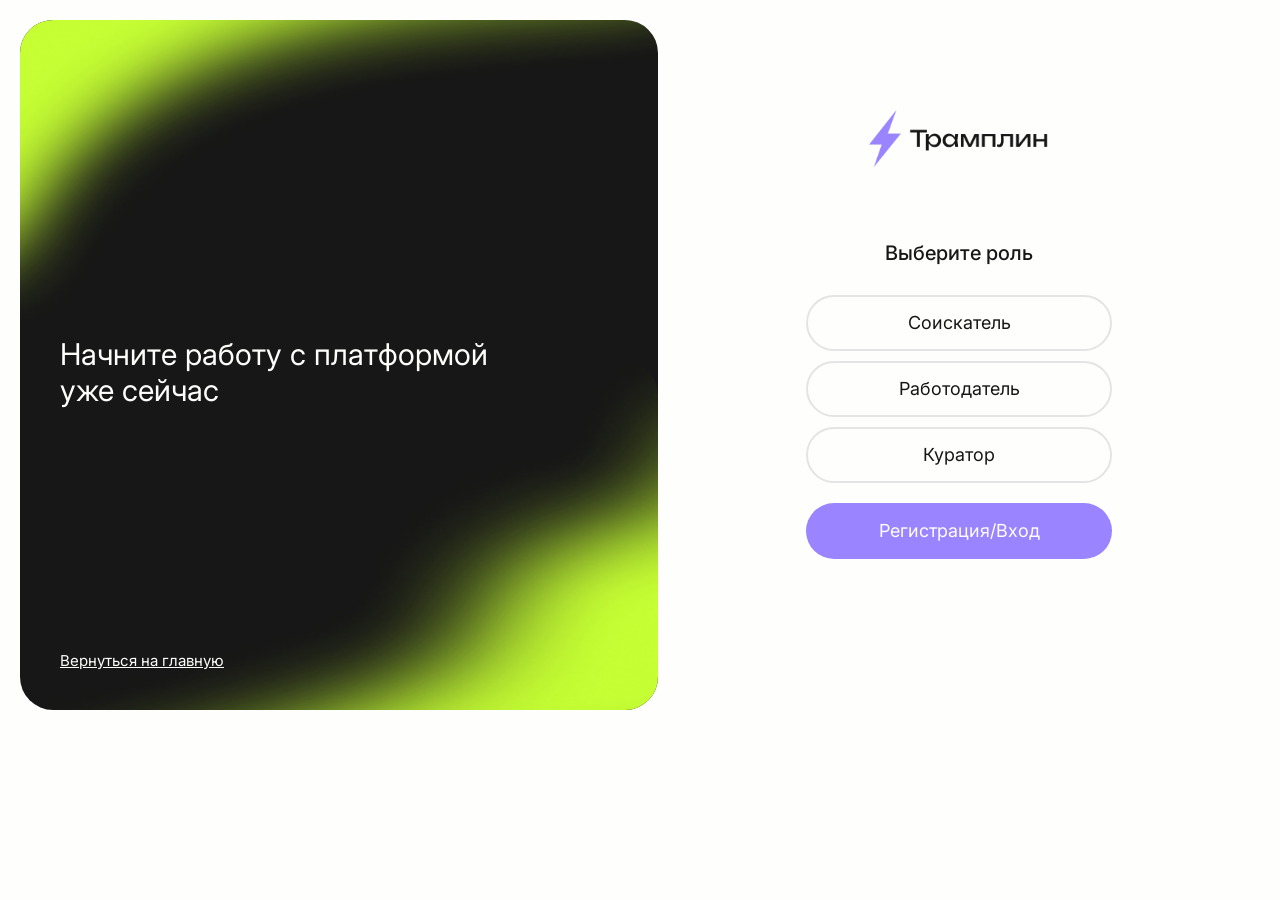
<file: public/login.html>
<!DOCTYPE html>
<html lang="en">
<head>
    <meta charset="UTF-8">
    <meta name="viewport" content="width=device-width, initial-scale=1.0">
    <link rel="preconnect" href="https://fonts.googleapis.com">
    <link rel="preconnect" href="https://fonts.gstatic.com" crossorigin>
    <link href="https://fonts.googleapis.com/css2?family=Inter:ital,opsz,wght@0,14..32,100..900;1,14..32,100..900&family=Unbounded:wght@200..900&display=swap" rel="stylesheet">
    <link href="https://cdn.jsdelivr.net/npm/bootstrap@5.3.8/dist/css/bootstrap.min.css" rel="stylesheet" integrity="sha384-sRIl4kxILFvY47J16cr9ZwB07vP4J8+LH7qKQnuqkuIAvNWLzeN8tE5YBujZqJLB" crossorigin="anonymous">
    <script src="https://cdn.jsdelivr.net/npm/bootstrap@5.3.8/dist/js/bootstrap.bundle.min.js" integrity="sha384-FKyoEForCGlyvwx9Hj09JcYn3nv7wiPVlz7YYwJrWVcXK/BmnVDxM+D2scQbITxI" crossorigin="anonymous"></script>
    <link href="login.css" type="text/css" rel="stylesheet"/>
    <link rel="icon" href="фавикон.ico" type="image/x-icon">
    <title>Регистрация/вход</title>
</head>
<body>
    <div class="frame">
        <div class="card">
            <img src="контент/elforreg1.png" alt="свечение" class="light" style="top: 0px; left: 0px;"/>
            <p class="zag">Начните работу с платформой уже сейчас</p>
            <a href="index.html" class="mainn">Вернуться на главную</a>
            <img src="контент/elforreg2.png" alt="свечение" class="light" style="bottom: 0px; right: 0px;"/>
        </div>
        <div class="menu">
            <img src="контент/logoforlight.png" alt="светлый логотип" style="width: 180px; height: 57px; margin-bottom: 74px;"/>            
            <div id="step1" class="step-container">
                <p style="font-size: 20px; font-weight:500; margin-bottom: 30px; text-align: center;">Выберите роль</p>
                <div class="role-buttons">
                    <button class="role-btn" data-role="applicant">Соискатель</button>
                    <button class="role-btn" data-role="employer">Работодатель</button>
                    <button class="role-btn" data-role="curator">Куратор</button>
                </div>
                <button class="btn-custom1" id="nextStepBtn">Регистрация/Вход</button>
            </div>
                <div id="step2" class="step-container" style="display: none;">
                    <div id="userForms">
                        <div class="switch-container">
                            <div class="switch">
                                <input type="radio" id="register-mode" name="auth-mode" value="register" checked>
                                <label for="register-mode" class="switch-option">Регистрация</label>
                                
                                <input type="radio" id="login-mode" name="auth-mode" value="login">
                                <label for="login-mode" class="switch-option">Вход</label>
                                
                                <div class="switch-slider"></div>
                            </div>
                        </div>
                        
                        <!-- Форма входа -->
                        <div class="auth-form" id="loginForm" style="display: none;">
                            <input type="email" class="form-input" placeholder="Email" id="loginEmail">
                            <input type="password" class="form-input" placeholder="Пароль" id="loginPassword">
                            <button class="btn-custom1 submit-btn" id="submitLogin" style="width: 380px;">Войти</button>
                        </div>
                        
                        <!-- Форма регистрации (шаг 1) -->
                        <div class="auth-form" id="registerForm">
                            <input type="email" class="form-input" placeholder="Email" id="regEmail">
                            <input type="text" class="form-input" placeholder="Отображаемое имя" id="regName">
                            <input type="password" class="form-input" placeholder="Пароль" id="regPassword">
                            <input type="password" class="form-input" placeholder="Подтверждение пароля" id="regConfirmPassword">
                            <button class="btn-custom1 submit-btn" id="nextToProfileBtn" style="width: 380px;">Далее</button>
                        </div>
                    </div>
                    
                    <!-- Дополнительная форма для соискателя (шаг 2) -->
                    <div id="applicantProfileForm" class="step-container" style="display: none;">
                        <p class="form-title">Заполните профиль</p>
                        <div class="auth-form">
                            <input type="text" class="form-input" placeholder="Фамилия" id="applicantLastName">
                            <input type="text" class="form-input" placeholder="Имя" id="applicantFirstName">
                            <input type="text" class="form-input" placeholder="Отчество (при наличии)" id="applicantPatronymic">
                            <input type="text" class="form-input" placeholder="Учебное заведение" id="applicantUniversity">
                            <input type="text" class="form-input" placeholder="Год окончания" id="applicantGraduationYear">
                            <div class="checkbox-container">
                                <label class="checkbox-label">
                                    <input type="checkbox" id="applicantStudyingNow">
                                    <span class="checkbox-custom"></span>
                                    <span class="checkbox-text">Учусь сейчас</span>
                                </label>
                            </div>
                            <button class="btn-custom1 submit-btn" id="completeApplicantRegistration" style="width: 380px;">Завершить регистрацию</button>
                        </div>
                        <button class="back-btn" id="backToRegisterFromApplicant">← Назад</button>
                    </div>
                    
                    <!-- Дополнительная форма для работодателя (шаг 2) -->
                    <div id="employerProfileForm" class="step-container" style="display: none;">
                        <p class="form-title">Верификация компании</p>
                        <p style="font-size: 15px; color:#6E6E6E; text-align: center; width: 380px;">Верификация помогает соискателям убедиться, что ваша компания реальная и добросовестная. Это повысит доверие и увеличит отклики.</p>
                        <!-- Переключатель способов верификации -->
                        <div class="verification-switch-container">
                            <div class="verification-switch">
                                <input type="radio" id="inn-mode" name="verification-mode" value="inn" checked>
                                <label for="inn-mode" class="verification-switch-option">ИНН + сайт</label>
                                
                                <input type="radio" id="egrul-mode" name="verification-mode" value="egrul">
                                <label for="egrul-mode" class="verification-switch-option">Выписка ЕГРЮЛ</label>
                                
                                <div class="verification-switch-slider"></div>
                            </div>
                        </div>
                        
                        <!-- Форма для ИНН + сайт -->
                        <div class="auth-form" id="innForm">
                            <input type="text" class="form-input" placeholder="ИНН" id="employerInn">
                            <input type="url" class="form-input" placeholder="Ссылка на сайт" id="employerWebsite" style="margin-bottom: 0px;">
                            <p style="font-size: 13px; color:#6E6E6E; margin: 0px; text-align: center; width: 380px;">Результат верификации придёт на почту после модерации</p>
                            <button class="btn-custom1 submit-btn" id="completeEmployerRegistration" style="width: 380px;">Завершить регистрацию</button>
                        </div>
                        
                        <!-- Форма для выписки ЕГРЮЛ -->
                        <div class="auth-form" id="egrulForm" style="display: none;">
                            <div class="file-upload-container">
                                <label class="file-upload-label" for="egrulFile">
                                    <span>Загрузить файл</span>
                                    <input type="file" id="egrulFile" accept=".pdf,.jpg,.png,.doc,.docx" style="display: none;">
                                </label>
                                <div class="uploaded-file-info" id="uploadedFileInfo" style="display: none;">
                                    <span id="fileName"></span>
                                    <button class="remove-file-btn" id="removeFileBtn">×</button>
                                </div>
                                <p style="font-size: 13px; color:#6E6E6E; margin: 0px; text-align: center; width: 380px;">Результат верификации придёт на почту после модерации</p>

                            </div>
                            <button class="btn-custom1 submit-btn" id="completeEmployerRegistrationEgrul" style="width: 380px;">Завершить регистрацию</button>
                        </div>
                        
                        <button class="back-btn" id="backToRegisterFromEmployer">← Назад</button>
                    </div>
                    
                    <!-- Для куратора (специальная форма) -->
                    <div id="curatorForm" style="display: none;">
                        <p class="message-text">Вход для кураторов</p>
                        <p style="width: 380px; color:#6E6E6E; font-size: 15px; text-align: center;">Кураторам доступен только вход. Если Вы стали куратором, но ещё не получили email и пароль для входа, напишите на почту tramplin@work.org <br> <span style="color: #7455FF; text-decoration: underline;">Как стать куратором</span></p>
                        <input type="email" class="form-input" placeholder="Email" id="curatorEmail" style="margin-bottom: 10px;">
                        <input type="password" class="form-input" placeholder="Пароль" id="curatorPassword">
                        <button class="btn-custom1 submit-btn" id="submitCuratorLogin" style="width: 380px;">Войти</button>
                    </div>
                    
                    <!-- Кнопка назад -->
                    <button class="back-btn" id="backToRoleBtn">← Назад к выбору роли</button>
                </div>
            </div>
        </div>
    </div>
    <script src="login.js"></script> 
</body>
</html>
</file>
<file: public/main.css>
* {
    margin: 0;
    padding: 0;
    box-sizing: border-box;
}

html {
    overflow-y: scroll;
    scrollbar-width: none;
    -ms-overflow-style: none;
}

html::-webkit-scrollbar {
    display: none;
}

a{
    text-decoration: none;
    cursor: pointer;
}

body{
    background-color: #FEFEFC;
    color: #171717;
    padding: 0px;
    scrollbar-color: #C6FF34 #9A84FF;
    font-family: "Inter";
}

html, body {
    margin: 0;
    padding: 0;
    min-height: 100vh;
}

main{
    margin: 0px;
}

.header{
    margin-top: 20px;
    margin-left: 15px;
    margin-right: 15px;
    position: fixed;
    background-color: #171717;
    border-radius: 59px;
    display: flex;
    flex-direction: row;
    color: #FEFEFC;
    height: 82px;
    align-items: center;
    justify-self: center;
    padding-left: 55px;
    padding-right: 49px;
    font-size: 18px;
    justify-content: space-between;
    z-index: 1000;
}




.search-form {
    display: flex;
    align-items: center;
    background-color: #FEFEFC;
    border-radius: 91px;
    height: 50px;
    width: 480px;
    margin-left: 106px;
    margin-right: 95px;
    padding-left: 20px;
    padding-right: 2px;
}

.search-input {
    flex: 1;
    background: none;
    border: none;
    outline: none;
    font-size: 18px;
    font-family: "Inter", sans-serif;
    color: #6E6E6E;
    padding: 0;
}

.search-input::placeholder {
    color: #6E6E6E;
}

.search-button {
    background: none;
    border: none;
    cursor: pointer;
    padding: 0;
    display: flex;
    align-items: center;
    justify-content: center;
    transition: background-color 0.3s ease;
}

.search-button:hover {
    background-color: rgba(0, 0, 0, 0.05);
}

.search-button img {
    width: 20px;
    height: 20px;
}




.headtext{
    margin-right: 30px;
}

.logo{
    height: 56px;
    width: 181px;
    margin-right: 105px;
    cursor: pointer;
}

.search{
    height: 50px;
    width: 480px;
    background-color: #FEFEFC;
    color: #6E6E6E;
    border-radius: 91px;
    display: flex;
    flex-direction: row;
    align-items: center;
    margin-left: 106px;
    margin-right: 95px;
    padding-left: 20px;
    padding-right: 2px;
    justify-content: space-between;
}

.frame1{
    display: flex;
    flex-direction: row;
    justify-content: space-between;
    margin-bottom: 10%;
}

.block{
    display: flex;
    flex-direction: column;
    text-align: center;
    position: absolute;
    align-items: center;
    z-index: 1;
    margin-top: 280px;
    margin-left: 350px;
}

.zag{
    font-family: "Unbounded", sans-serif;
    font-size: 55px;
    width: 819px;
    height: 136px;
    margin-bottom: 20px;
    line-height: 1.2;
}

.podz{
    font-size: 25px;
    width: 692px;
    margin-bottom: 30px;
    line-height: 1.2;
}

.btns{
    display: flex;
    justify-content: space-between;
    justify-self: center;
    height: 56px;
    width: 460px;
    font-size: 18px;
}

#left{
    margin-top: 60px;
    height: 440px;
}

#right{
    margin-top: 100px;
}

.btn-custom1{
    background-color: #9A84FF;
    border-radius: 66px;
    border: none;
    color: #FEFEFC;
    width: 192px;
    transition: background-color 0.3s ease;
    cursor: pointer; 
    display: inline-flex;
    align-items: center;
    justify-content: center;
}

.btn-custom1:hover{
    background-color: #7455FF !important;
}
.btn-custom2{
    border-style: solid;
    border-width: 2px;
    background-color: #FEFEFC;
    border-radius: 66px;
    border-color: #9A84FF;
    color: #171717;
    width: 243px;
    transition: background-color 0.3s ease;
    cursor: pointer; 
    display: inline-flex;
    align-items: center;
    justify-content: center;
}

.btn-custom2:hover{
    background-color: #E6E0FF !important;
}

.frame2{
    padding: 0 130px 0 130px;
    margin-bottom: 10%;
}

.zag2{
    font-family: "Unbounded", sans-serif;
    font-size: 35px;
    margin-bottom: 30px;
    line-height: 1.2;
}

.blocks {
    display: flex;
    flex-direction: row;
    width: 100%;
    justify-content: space-between;
}

.block1 {
    width: 620px;
    border: 1px solid #171717;
    color: #171717;
    border-radius: 33px;
    padding: 18px 0 18px 25px;
    display: flex;
    flex-direction: column;
    justify-content: space-between;
    z-index: 1;
}

.block2 {
    width: 300px;
    background-color: #171717;
    border-radius: 33px;
    color: #FEFEFC;
    padding: 18px 0 18px 25px;
    display: flex;
    flex-direction: column;
    justify-content: space-between;
    z-index: 1;
}

.text{
    font-size: 18px;
    line-height: 1.2;
    text-wrap: pretty;
}

.frame3{
    padding: 0 130px 0 130px;
    margin-bottom: 10%;
}

.steps{
    font-family: "Unbounded", sans-serif;
    font-size: 25px;
    position: absolute;
    z-index: 1;
}

.steppers{
    font-size: 18px;
    position: absolute;
    z-index: 1;
}

.frame4{
    padding: 0 130px 0 130px;
    margin-bottom: 10%;
    background-color: #171717;
    border-radius: 33px;
    margin: 0 15px 10% 15px;
    padding: 75px 155px 75px 115px;
}

.text2{
    font-size: 20px;
    line-height: 1.2;
    color:#FEFEFC;
    text-wrap: pretty;
    margin-bottom: 53px;
    width: 380px;
}

.block4{
   display: flex;
   flex-direction: row;
   margin-right: 300px;
   padding: 0px;
   justify-content: space-between; 
}

.opis{
    font-family: "Unbounded", sans-serif;
    font-size: 25px;
    color:#FEFEFC;
}

.frame5{
    padding: 0 130px 0 130px;
    margin-bottom: 10%;
}

.vib{
    display: flex;
    flex-direction: row;
    margin-bottom: 45px;
}

.form-select{
    margin-right: 20px;
    height: 48px;
    border-radius: 66px !important;
    font-family: "Inter";
    font-size: 18px;
    padding: 12px 40px 14px 21px !important;
    color: #171717;
}

.frame6{
    padding: 0 130px 0 130px;
    margin-bottom: 10%;
}

.block3 {
    width: 410px;
    height: 3Z0px;
    background-color: #171717;
    border-radius: 33px;
    color: #FEFEFC;
    padding: 15px;
    display: flex;
    flex-direction: column;
    justify-content: space-between;
    z-index: 1;
}

.block-status{
    display: flex;
    flex-direction: row;
    align-items: center;
    margin-top: 5px;
}

.status{
    font-size: 15px;
    color: #6E6E6E;
    margin: 0;
    line-height: 1;
}

.zag3{
    font-size: 20px;
    font-weight: medium;  
}

.frame7{
    padding: 0 130px 0 130px;
    margin-bottom: 100px;
}

.quest {
    display: flex;
    flex-direction: row;
    margin: 1% 0% 1% 40%;
    align-items: center;
    gap: 15px;
    cursor: pointer;
    transition: all 0.3s ease;
}

.quest p {
    margin: 0; 
    line-height: 1.2;
}

.answ{
    margin-left: 50%;
    margin-top: 15px;
    font-size: 20px;
    max-height: 0;
    overflow: hidden;
    transition: max-height 0.4s ease-out, padding 0.3s ease;
    padding: 0;
}

.plus{
    transition: all 0.3s ease;
}

.plus:hover {
    transform: scale(1.05);
}

.item {
    border-bottom: 1px solid #171717;
}

.item.active .plus {
    transform: rotate(45deg);
}

.item.active .answ {
    max-height: 500px; /* Достаточно для любого ответа */
    padding-bottom: 20px;
}

footer{
    display: flex;
    flex-direction: row;
    background-color: #171717;
    height: 436px;
    position: relative;
    margin-bottom: 0px;
    vertical-align: bottom;
}

.footer-link {
    color: #FEFEFC;
    text-decoration: none;
    transition: color 0.3s ease;
    cursor: pointer !important;
    z-index: 2;
}

.footer-link:hover {
    color: #9A84FF;
    text-decoration: underline;
}
</file>
<file: public/applicant-dashboard.css>
* {
    margin: 0px;
    padding: 0px;
    box-sizing: border-box;
}

html {
    overflow-y: scroll;
    scrollbar-width: none;
    -ms-overflow-style: none;
}

html::-webkit-scrollbar {
    display: none;
}

a{
    all: unset;
}

body{
    background-color: #FEFEFC;
    color: #171717;
    padding: 0px;
    scrollbar-color: #C6FF34 #9A84FF;
    font-family: "Inter";
}

html, body {
    margin: 0;
    padding: 0;
    min-height: 100vh;
}

main{
    margin: 0px;
}

.header{
    top: 20px;
    left: 15px;
    right: 15px;
    position: fixed;
    margin-bottom: 70px;
    background-color: #171717;
    border-radius: 59px;
    display: flex;
    flex-direction: row;
    color: #FEFEFC;
    height: 82px;
    align-items: center;
    justify-self: center;
    padding-left: 55px;
    padding-right: 49px;
    font-size: 18px;
    justify-content: space-between;
    z-index: 1000;
}

.search-form {
    display: flex;
    align-items: center;
    background-color: #FEFEFC;
    border-radius: 91px;
    height: 50px;
    width: 480px;
    margin-left: 106px;
    margin-right: 95px;
    padding-left: 20px;
    padding-right: 2px;
}

.search-input {
    flex: 1;
    background: none;
    border: none;
    outline: none;
    font-size: 18px;
    font-family: "Inter", sans-serif;
    color: #6E6E6E;
    padding: 0;
}

.search-input::placeholder {
    color: #6E6E6E;
}

.search-button {
    background: none;
    border: none;
    cursor: pointer;
    padding: 0;
    display: flex;
    align-items: center;
    justify-content: center;
    transition: background-color 0.3s ease;
}

.search-button:hover {
    background-color: rgba(0, 0, 0, 0.05);
}

.search-button img {
    width: 20px;
    height: 20px;
}

.headtext{
    margin-right: 30px;
}

.logo{
    height: 56px;
    width: 181px;
    margin-right: 105px;
}

.search{
    height: 50px;
    width: 480px;
    background-color: #FEFEFC;
    color: #6E6E6E;
    border-radius: 91px;
    display: flex;
    flex-direction: row;
    align-items: center;
    margin-left: 106px;
    margin-right: 95px;
    padding-left: 20px;
    padding-right: 2px;
    justify-content: space-between;
}

footer{
    display: flex;
    flex-direction: row;
    background-color: #171717;
    height: 436px;
    position: relative;
    margin-bottom: 0px;
    vertical-align: bottom;
}

.cab{
    margin: 172px 178px 100px 178px;
    border-style: solid;
    border-color: #D9D9D9;
    border-width: 2px;
    border-radius: 33px;
    width: 1180px;
    height: 100%;
    padding: 20px;
}

.menu{
    display: flex;
    flex-direction: row;
    height: 47px;
    margin-bottom: 40px;
}

.btn-custom{
    width: 223px;
    margin-right: 6px;
    border-style: solid;
    border-width: 1px;
    border-color: #9A84FF;
    background-color: #FEFEFC;
    border-radius: 66px;
}

.btn-custom:hover {
    background-color: #E6E0FF;
}

.btn-custom.selected {
    background-color: #9A84FF;
    color:#FEFEFC;
}

.horisont{
    display: flex;
    flex-direction: row;
}

.vertical{
    display: flex;
    flex-direction: column;
}

.tab-content{
    display: none;
    margin-top: 40px;
}

.tab-content .atom {
    width: 150px;
    height: 150px;
    margin: 65px 495px 10px 495px;
}

.podpis{
    font-size: 20px;
    color: #6E6E6E;
    font-weight: 400;
    width: 409px;
    text-align: center;
    margin-right: 386px;
}

.form-input{
    width: 410px;
    height: 47px;
    border-radius: 15px;
    border-width: 1px;
    border-style: solid;
    border-color: #D9D9D9;
    padding: 12px 20px 13px 20px;
    margin-right: 20px;
    margin-bottom: 20px;
}

.form-input2{
    width: 410px;
    height: 138px;
    border-radius: 15px;
    border-width: 1px;
    border-style: solid;
    border-color: #D9D9D9;
    padding: 12px 20px 13px 20px;
    margin-right: 20px;
    margin-bottom: 20px;
    white-space: pre-wrap;
    word-wrap: break-word;
}

label{
    font-size: 16px;
    font-weight: 400px;
    color: #6E6E6E;
}





.file-upload-container {
    margin-bottom: 20px;
}

.file-upload-label {
    display: flex;
    flex-direction: column;
    align-items: center;
    justify-content: center;
    width: 172px;
    height: 172px;
    padding: 15px 20px;
    background-color: #FEFEFC;
    border: 2px dashed #D9D9D9;
    border-radius: 20px;
    cursor: pointer;
    transition: all 0.3s ease;
    color: #D9D9D9;
    font-weight: 400;
    font-size: 11px;
    margin: 15px 0 3px 0;
    line-height: 1.2;
}

.file-upload-label2 {
    display: flex;
    align-items: center;
    width: 410px;
    height: 47px;
    padding: 15px 20px;
    background-color: #FEFEFC;
    border: 2px dashed #D9D9D9;
    border-radius: 15px;
    cursor: pointer;
    transition: all 0.3s ease;
    color: #6E6E6E;
    font-weight: 500;
}

.file-upload-label3 {
    display: flex;
    flex-direction: column;
    align-items: center;
    justify-content: center;
    width: 142px;
    height: 172px;
    padding: 15px 20px;
    background-color: #FEFEFC;
    border: 2px dashed #D9D9D9;
    border-radius: 20px;
    cursor: pointer;
    transition: all 0.3s ease;
    color: #D9D9D9;
    font-weight: 400;
    font-size: 11px;
    margin: 15px 20px 3px 0;
    line-height: 1.2;
}

.file-upload-label:hover {
    border-color: #9A84FF;
    background-color: #F9F7FF;
}

.uploaded-file-info {
    display: flex;
    align-items: center;
    justify-content: space-between;
    padding: 10px 15px;
    background-color: #F5F5F5;
    border-radius: 66px;
    margin-top: 10px;
    width: 380px;
}

.checkbox-container {
    line-height: 1.2;
}

.checkbox-label {
    display: flex;
    align-items: center;
    cursor: pointer;
    font-size: 16px;
    color: #171717;
    user-select: none;
}

.checkbox-label input {
    display: none;
}

.checkbox-custom {
    width: 16px;
    height: 16px;
    border: 2px solid #E4E4E4;
    border-radius: 6px;
    margin-right: 10px;
    position: relative;
    transition: all 0.3s ease;
}

.checkbox-label input:checked + .checkbox-custom {
    background-color: #9A84FF;
    border-color: #9A84FF;
}

.checkbox-label input:checked + .checkbox-custom::after {
    content: "✓";
    position: absolute;
    top: 50%;
    left: 50%;
    transform: translate(-50%, -50%);
    color: white;
    font-size: 12px;
}

.checkbox-text {
    font-size: 18px;
    font-weight: 400;
    color: #171717;
    margin-right: 20px;
}

.zag{
    color: #171717;
    font-size: 18px;
    font-weight: 500;
    width: 265px;
}

.btn-custom-del{
    width: 199px;
    height: 47px;
    margin-right: 20px;
    margin-top: 40px;
    border: solid;
    border-width: 1px;
    border-color: #FF1313;
    color: #FF1313;
    font-size: 16px;
    font-weight: 500px;
    background-color: #FEFEFC;
    border-radius: 66px;
}

.btn-custom-save{
    width: 236px;
    height: 47px;
    margin-right: 20px;
    margin-top: 40px;
    border-style: none;
    color: #FEFEFC;
    font-size: 16px;
    font-weight: 500px;
    background-color: #9A84FF;
    border-radius: 66px;
}

.btn-custom:hover {
    background-color: #E6E0FF;
}

.btn-custom.selected {
    background-color: #9A84FF;
    color:#FEFEFC;
}

.footer-link {
    color: #FEFEFC;
    text-decoration: none;
    transition: color 0.3s ease;
}

.footer-link:hover {
    color: #9A84FF;
    text-decoration: underline;
}

.footer-link {
    color: #FEFEFC;
    text-decoration: none;
    transition: color 0.3s ease;
    cursor: pointer !important;
    z-index: 2;
}

.footer-link:hover {
    color: #9A84FF;
    text-decoration: underline;
}

/* Стили для карточек возможностей */
.opportunity-card {
    background: white;
    border: 1px solid #E0E0E0;
    border-radius: 24px;
    padding: 20px;
    transition: all 0.3s ease;
}

.opportunity-card:hover {
    box-shadow: 0 4px 12px rgba(0,0,0,0.1);
    transform: translateY(-2px);
}

.skill-tag {
    background: #f0f0f0;
    padding: 4px 12px;
    border-radius: 20px;
    font-size: 12px;
}

.btn-custom2{
    width: 199px;
    height: 47px;
    border-style: solid;
    border-color: #FF1313;
    color: #FF1313;
    font-size: 16px;
    background-color: #FEFEFC;
    border-radius: 66px;
    margin-right: 20px;
}

.btn-custom1{
    width: 236px;
    height: 47px;
    border-style: none;
    background-color: #9A84FF;
    color: #FEFEFC;
    font-size: 16px;
    border-radius: 66px;
    margin-right: 20px;
}
</file>
<file: public/login.css>
* {
    margin: 0;
    padding: 0;
    box-sizing: border-box;
}

html {
    overflow-y: scroll;
    scrollbar-width: none;
    -ms-overflow-style: none;
}

html::-webkit-scrollbar {
    display: none;
}

body{
    line-height: 1.2;
    background-color: #FEFEFC;
    color: #171717;
    padding: 0px;
    scrollbar-color: #C6FF34 #9A84FF;
    font-family: "Inter";
}

html, body {
    margin: 0;
    padding: 0;
    min-height: 100vh;
}

main{
    margin: 0px;
}

.frame{
    display: flex;
    flex-direction: row;
    padding: 20px;
}

.card{
    display: flex;
    flex-direction: column;
    justify-content: space-between;
    z-index: 1;
    color: #FEFEFC;
    padding: 18px 0 18px 25px;
    background-color: #171717;
    border-style: none;
    border-radius: 33px;
    width: 638px;
    height: 690px;
    position: relative;
    display: inline-block;
    padding: 0px 0px 35px 40px;
}

.light{
    width: 638px;
    height: 348px;
    position: absolute;
    border-radius: 33px;
    z-index: -1;
}

.menu{
    display: flex;
    flex-direction: column;
    align-items: center;
    margin: 0 auto;
    margin-top: 90px;
}

.btn-custom1{
    background-color: #9A84FF;
    border-radius: 66px;
    border: none;
    color: #FEFEFC;
    transition: background-color 0.3s ease;
    cursor: pointer; 
    display: inline-flex;
    align-items: center;
    justify-content: center;
    height: 56px;
    width: 306px;
    font-size: 18px;
}

.btn-custom1:hover{
    background-color: #7455FF !important;
}
.btn-custom2{
    border-style: solid;
    border-width: 2px;
    background-color: #FEFEFC;
    border-radius: 66px;
    border-color: #E4E4E4;
    color: #171717;
    transition: background-color 0.3s ease;
    cursor: pointer; 
    display: inline-flex;
    align-items: center;
    justify-content: center;
    height: 56px;
    width: 306px;
    font-size: 18px;
    margin-bottom: 10px;
}

.btn-custom2:hover{
    background-color: #E6E0FF !important;
    border-color: #9A84FF;
}

a{
    all: unset;
}

.zag{
    margin-top: 316px;
    margin-bottom: 243px;
    font-size: 30px;
    width: 459px;
}

.mainn{
    font-size: 15px;
    text-decoration: underline;
    cursor: pointer;
}



/* Стили для шагов */
.step-container {
    width: 100%;
    max-width: 350px;
    transition: all 0.3s ease;
}

/* Кнопки выбора роли */
.role-buttons {
    display: flex; 
    margin-bottom: 20px;
    justify-content: center;
    flex-direction: column;
    gap: 10px;
}

.role-btn {
    border-style: solid;
    border-width: 2px;
    background-color: #FEFEFC;
    border-radius: 66px;
    border-color: #E4E4E4;
    color: #171717;
    transition: background-color 0.3s ease;
    cursor: pointer; 
    display: inline-flex;
    align-items: center;
    justify-content: center;
    height: 56px;
    width: 306px;
    font-size: 18px;
}

.role-btn:hover {
    border-color: #9A84FF;
}

.role-btn.selected {
    border-color: #9A84FF;
}

/* Кнопка "Регистрация/Вход" */
#nextStepBtn {
    width: 100%;
    margin-top: 0px;
}

/* Переключатель Вход/Регистрация */
.auth-toggle {
    display: flex;
    gap: 10px;
    margin-bottom: 30px;
    justify-content: center;
}

.toggle-btn {
    flex: 1;
    padding: 12px;
    border: 2px solid #E4E4E4;
    background-color: #FEFEFC;
    border-radius: 66px;
    color: #171717;
    font-size: 16px;
    font-family: "Inter", sans-serif;
    cursor: pointer;
    transition: all 0.3s ease;
}

.toggle-btn:hover {
    background-color: #E6E0FF;
    border-color: #9A84FF;
}

.toggle-btn.active {
    background-color: #9A84FF;
    border-color: #9A84FF;
    color: #FEFEFC;
}

/* Формы */
.auth-form {
    display: flex;
    flex-direction: column;
    gap: 10px;
    margin-bottom: 10px;
}

.form-input {
    width: 380px;
    padding: 15px 20px;
    border: 2px solid #E4E4E4;
    border-radius: 66px;
    font-size: 16px;
    font-family: "Inter", sans-serif;
    transition: all 0.3s ease;
    outline: none;
}

.form-input:focus {
    border-color: #9A84FF;
    box-shadow: 0 0 0 3px rgba(154, 132, 255, 0.1);
}

.submit-btn {
    width: 380px !important;
    margin-top: 10px;
}

/* Сообщение для куратора */
.message-text {
    font-size: 18px;
    font-weight: 500;
    text-align: center;
    margin-bottom: 20px;
    color: #171717;
}

/* Кнопка назад */
.back-btn {
    background: none;
    border: none;
    color: #9A84FF;
    cursor: pointer;
    font-size: 14px;
    margin-top: 20px;
    padding: 10px;
    width: 100%;
    text-align: center;
    transition: all 0.3s ease;
    font-family: "Inter", sans-serif;
}

.back-btn:hover {
    color: #7455FF;
    text-decoration: underline;
}

/* Анимации */
@keyframes fadeIn {
    from {
        opacity: 0;
        transform: translateY(30px);
    }
    to {
        opacity: 1;
        transform: translateY(0);
    }
}

.step-container {
    animation: fadeIn 0.2s ease;
}


/* Стильный переключатель */
.switch-container {
    display: flex;
    justify-content: center;
    margin-bottom: 30px;
    width: 380px;
}

.switch {
    position: relative;
    display: inline-flex;
    background-color: #9A84FF; /* Фиолетовый фон */
    border-radius: 66px;
    padding: 4px;
    cursor: pointer;
    width: 380px;
    height: 50px;
    box-shadow: inset 0 1px 2px rgba(0, 0, 0, 0.1);
}

.switch input {
    display: none;
}

.switch-option {
    position: relative;
    z-index: 2;
    flex: 1;
    padding: 10px 0;
    font-size: 16px;
    font-family: "Inter", sans-serif;
    font-weight: 500;
    cursor: pointer;
    transition: color 0.3s ease;
    color: rgba(255, 255, 255, 0.7); /* Полупрозрачный белый для неактивного */
    text-align: center;
}

.switch-slider {
    position: absolute;
    top: 4px;
    left: 4px;
    height: calc(100% - 8px);
    width: calc(50% - 4px);
    background-color: #FEFEFC; /* Белый фон для активного */
    border-radius: 66px;
    transition: transform 0.4s cubic-bezier(0.68, -0.55, 0.265, 1.55);
    z-index: 1;
    box-shadow: 0 2px 8px rgba(0, 0, 0, 0.15);
}

/* Активный текст становится темным */
#register-mode:checked ~ .switch-option[for="register-mode"],
#login-mode:checked ~ .switch-option[for="login-mode"] {
    color: #171717; /* Темный цвет для активного текста */
    font-weight: 600;
}

/* Неактивный текст остается светлым */
#register-mode:checked ~ .switch-option[for="login-mode"],
#login-mode:checked ~ .switch-option[for="register-mode"] {
    color: rgba(255, 255, 255, 0.7);
}

/* Позиционирование бегунка */
#register-mode:checked ~ .switch-slider {
    transform: translateX(0);
}

#login-mode:checked ~ .switch-slider {
    transform: translateX(100%);
}







/* Стили для заголовка формы */
.form-title {
    font-size: 24px;
    font-weight: 600;
    font-family: "Unbounded", sans-serif;
    text-align: center;
    margin-bottom: 30px;
    color: #171717;
}

/* Чекбокс */
.checkbox-container {
    margin: 10px 0;
}

.checkbox-label {
    display: flex;
    align-items: center;
    cursor: pointer;
    font-size: 16px;
    color: #171717;
    user-select: none;
}

.checkbox-label input {
    display: none;
}

.checkbox-custom {
    width: 20px;
    height: 20px;
    border: 2px solid #E4E4E4;
    border-radius: 6px;
    margin-right: 12px;
    position: relative;
    transition: all 0.3s ease;
}

.checkbox-label input:checked + .checkbox-custom {
    background-color: #9A84FF;
    border-color: #9A84FF;
}

.checkbox-label input:checked + .checkbox-custom::after {
    content: "✓";
    position: absolute;
    top: 50%;
    left: 50%;
    transform: translate(-50%, -50%);
    color: white;
    font-size: 12px;
}

.checkbox-text {
    font-size: 16px;
    color: #171717;
}

/* Переключатель для верификации */
.verification-switch-container {
    display: flex;
    justify-content: center;
    margin-bottom: 30px;
    width: 380px;
}

.verification-switch {
    position: relative;
    display: inline-flex;
    background-color: #9A84FF;
    border-radius: 66px;
    padding: 4px;
    cursor: pointer;
    width: 380px;
    height: 50px;
    box-shadow: inset 0 1px 2px rgba(0, 0, 0, 0.1);
}

.verification-switch input {
    display: none;
}

.verification-switch-option {
    position: relative;
    z-index: 2;
    flex: 1;
    padding: 10px 0;
    font-size: 14px;
    font-family: "Inter", sans-serif;
    font-weight: 500;
    cursor: pointer;
    transition: color 0.3s ease;
    color: rgba(255, 255, 255, 0.7);
    text-align: center;
}

.verification-switch-slider {
    position: absolute;
    top: 4px;
    left: 4px;
    height: calc(100% - 8px);
    width: calc(50% - 4px);
    background-color: #FEFEFC;
    border-radius: 66px;
    transition: transform 0.4s cubic-bezier(0.68, -0.55, 0.265, 1.55);
    z-index: 1;
    box-shadow: 0 2px 8px rgba(0, 0, 0, 0.15);
}

#inn-mode:checked ~ .verification-switch-option[for="inn-mode"],
#egrul-mode:checked ~ .verification-switch-option[for="egrul-mode"] {
    color: #171717;
    font-weight: 600;
}

#inn-mode:checked ~ .verification-switch-option[for="egrul-mode"],
#egrul-mode:checked ~ .verification-switch-option[for="inn-mode"] {
    color: rgba(255, 255, 255, 0.7);
}

#inn-mode:checked ~ .verification-switch-slider {
    transform: translateX(0);
}

#egrul-mode:checked ~ .verification-switch-slider {
    transform: translateX(100%);
}

/* Загрузка файла */
.file-upload-container {
    margin-bottom: 20px;
}

.file-upload-label {
    display: flex;
    align-items: center;
    justify-content: center;
    width: 380px;
    padding: 15px 20px;
    background-color: #FEFEFC;
    border: 2px dashed #E4E4E4;
    border-radius: 66px;
    cursor: pointer;
    transition: all 0.3s ease;
    color: #9A84FF;
    font-weight: 500;
}

.file-upload-label:hover {
    border-color: #9A84FF;
    background-color: #F9F7FF;
}

.uploaded-file-info {
    display: flex;
    align-items: center;
    justify-content: space-between;
    padding: 10px 15px;
    background-color: #F5F5F5;
    border-radius: 66px;
    margin-top: 10px;
    width: 380px;
}

.remove-file-btn {
    background: none;
    border: none;
    color: #ff4444;
    cursor: pointer;
    font-size: 20px;
    padding: 0 5px;
}

.remove-file-btn:hover {
    color: #cc0000;
}
</file>
